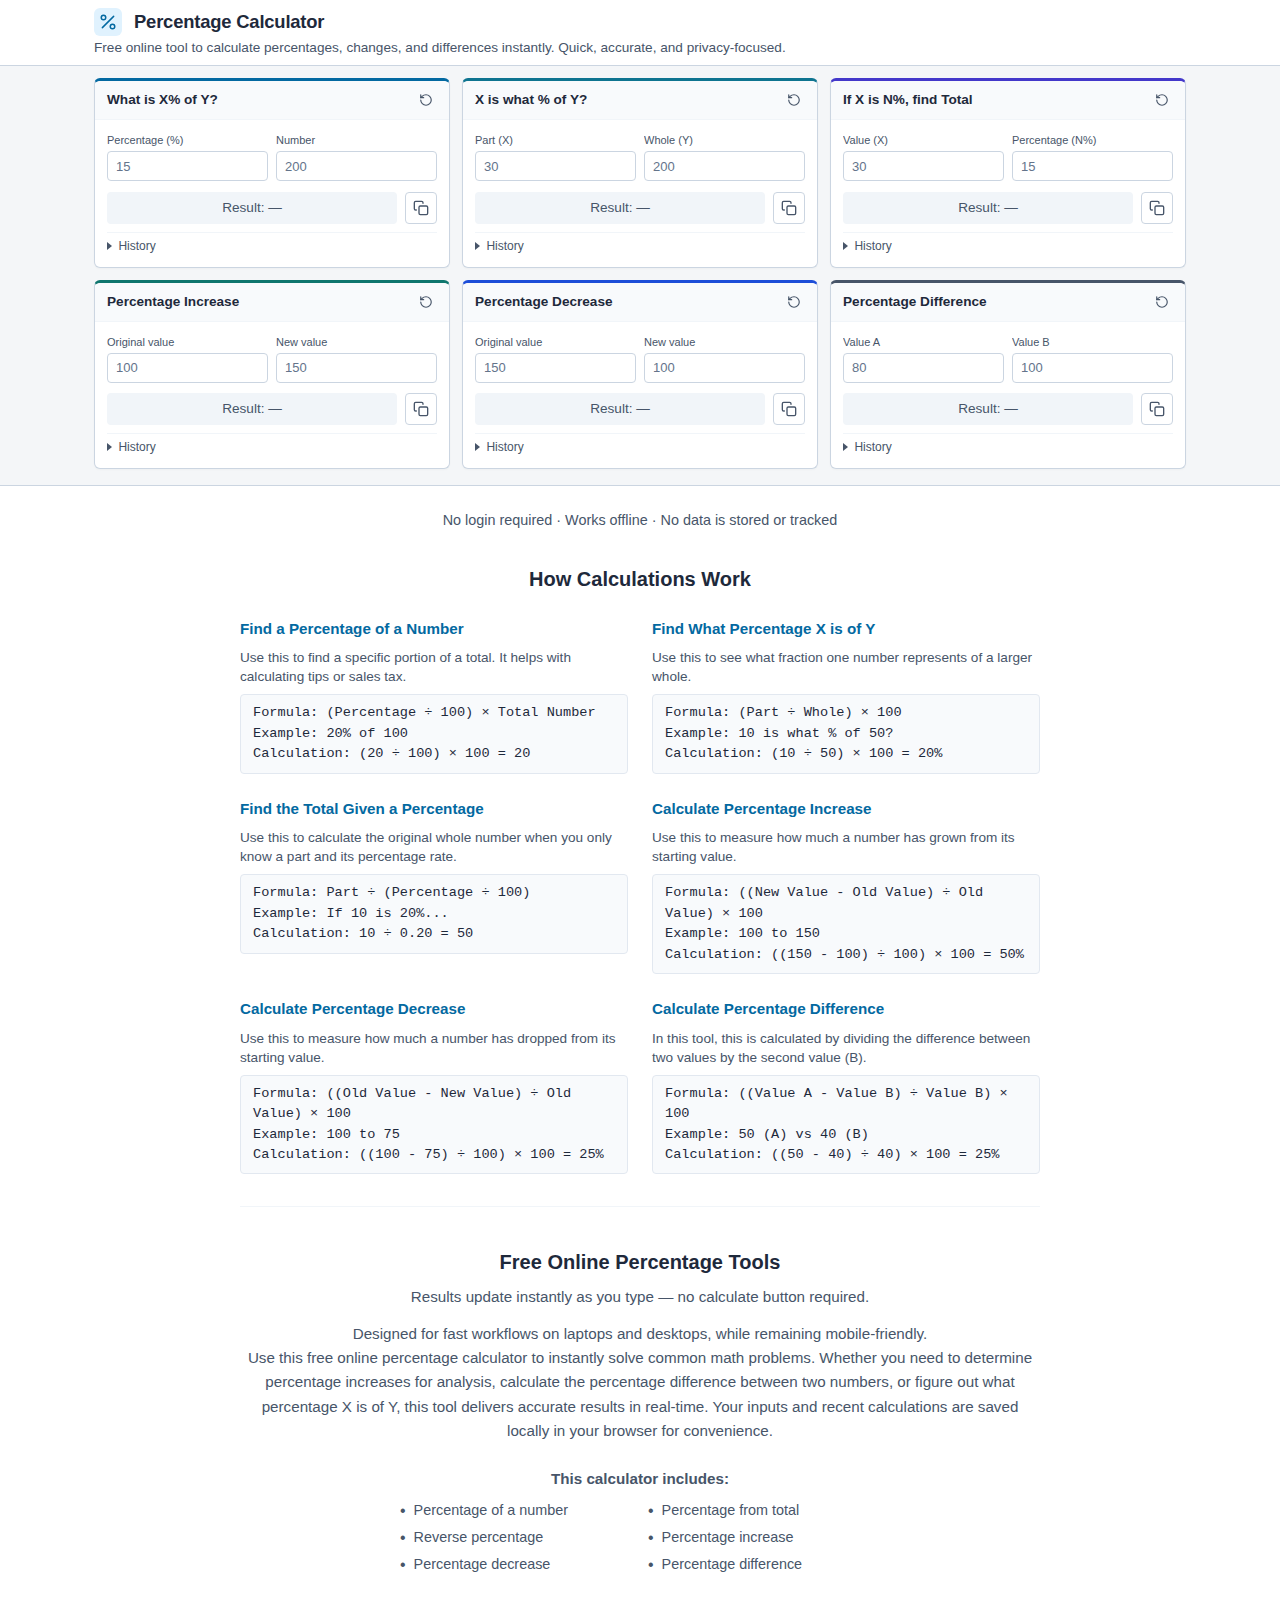
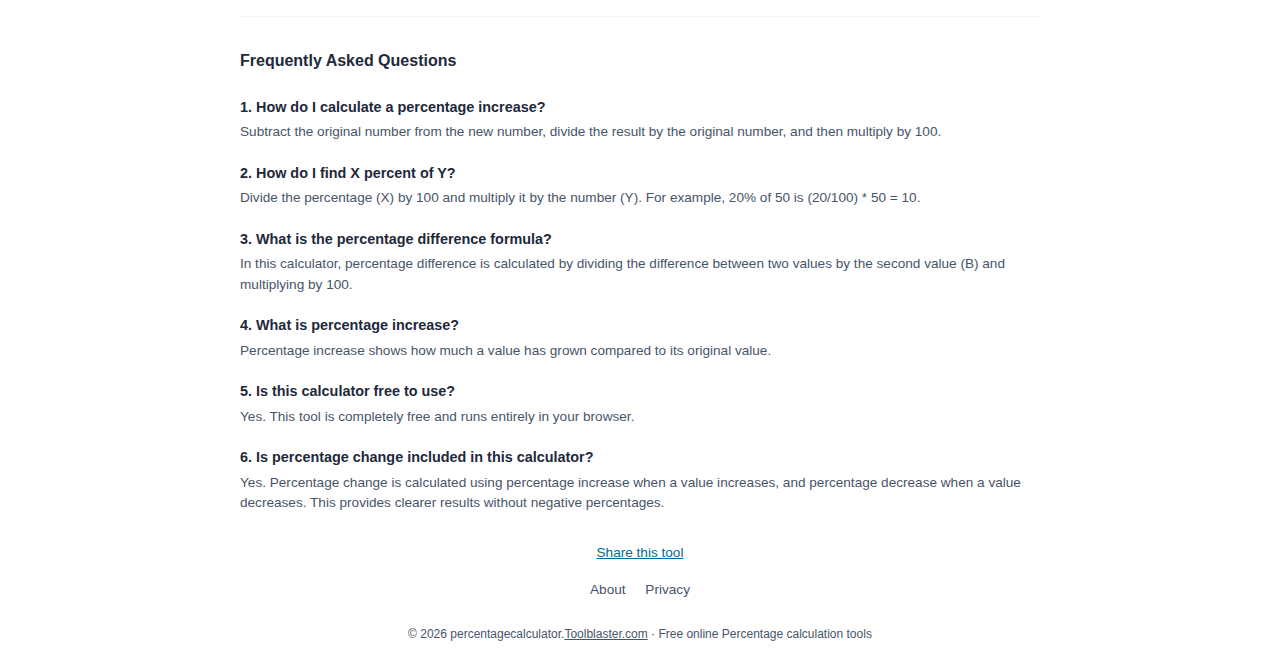
<file: index.html>
<!DOCTYPE html>
<html lang="en">
<head>
<meta charset="UTF-8">
<meta name="viewport" content="width=device-width, initial-scale=1.0">
<!-- BRANDING: Updated Meta Description -->
<meta name="description" content="A fast, free percentage calculator with real-time results. Calculate percentage values, increases, decreases, differences, and reverse percentages instantly — no buttons, no login, no data tracking.">
<!-- BRANDING: Added Canonical URL -->
<link rel="canonical" href="https://percentagecalculator.toolblaster.com/">

<!-- SOCIAL: Open Graph Meta Tags -->
<meta property="og:title" content="Percentage Calculator – Fast & Accurate | 6 Different calculations">
<meta property="og:description" content="A fast, free percentage calculator with real-time results. Calculate percentage values, increases, decreases, differences, and reverse percentages instantly.">
<meta property="og:url" content="https://percentagecalculator.toolblaster.com/">
<meta property="og:site_name" content="ToolBlaster">
<meta property="og:type" content="website">

<!-- BRANDING: Favicons -->
<link rel="apple-touch-icon" href="favicon/apple-touch-icon.png">
<link rel="icon" type="image/png" sizes="96x96" href="favicon/favicon-96x96.png">
<link rel="icon" type="image/png" sizes="48x48" href="favicon/favicon-48x48.png">
<link rel="icon" type="image/png" sizes="32x32" href="favicon/favicon-32x32.png">
<link rel="icon" type="image/png" sizes="16x16" href="favicon/favicon-16x16.png">
<link rel="manifest" href="favicon/site.webmanifest">

<!-- BRANDING: Updated Title -->
<title>Percentage Calculator – Fast & Accurate | 6 Different calculations</title>
<script type="application/ld+json">
{
  "@context": "https://schema.org",
  "@graph": [
    {
      "@type": "WebPage",
      "name": "Percentage Calculator",
      "description": "A fast, free percentage calculator with real-time results. Calculate percentage values, increases, decreases, differences, and reverse percentages instantly — no buttons, no login, no data tracking.",
      "url": "https://percentagecalculator.toolblaster.com/",
      "inLanguage": "en",
      "publisher": {
        "@type": "Organization",
        "name": "ToolBlaster",
        "url": "https://toolblaster.com/"
      }
    },
    {
      "@type": "FAQPage",
      "mainEntity": [
        {
          "@type": "Question",
          "name": "How do I calculate a percentage increase?",
          "acceptedAnswer": {
            "@type": "Answer",
            "text": "Subtract the original number from the new number, divide the result by the original number, and then multiply by 100."
          }
        },
        {
          "@type": "Question",
          "name": "How do I find X percent of Y?",
          "acceptedAnswer": {
            "@type": "Answer",
            "text": "Divide the percentage (X) by 100 and multiply it by the number (Y). For example, 20% of 50 is (20/100) * 50 = 10."
          }
        },
        {
          "@type": "Question",
          "name": "What is the percentage difference formula?",
          "acceptedAnswer": {
            "@type": "Answer",
            "text": "In this calculator, percentage difference is calculated by dividing the difference between two values by the second value (B) and multiplying by 100."
          }
        },
        {
          "@type": "Question",
          "name": "What is percentage increase?",
          "acceptedAnswer": {
            "@type": "Answer",
            "text": "Percentage increase shows how much a value has grown compared to its original value."
          }
        },
        {
          "@type": "Question",
          "name": "Is this calculator free to use?",
          "acceptedAnswer": {
            "@type": "Answer",
            "text": "Yes. This tool is completely free and runs entirely in your browser."
          }
        },
        {
          "@type": "Question",
          "name": "Is percentage change included in this calculator?",
          "acceptedAnswer": {
            "@type": "Answer",
            "text": "Yes. Percentage change is calculated using percentage increase when a value increases, and percentage decrease when a value decreases. This provides clearer results without negative percentages."
          }
        }
      ]
    }
  ]
}
</script>
<style>
  :root {
    --bg-body: #f4f6f8;
    --bg-card: #ffffff;
    --text-main: #1e293b;
    --text-muted: #475569; /* Improved Contrast: Slate 600 (AAA compliant) */
    --border: #cbd5e1; /* Improved Contrast: Slate 300 */
    --primary: #0369a1; /* Improved Contrast: Sky 700 (Passes AA on light bg) */
    --primary-bg: #e0f2fe;
    --radius: 6px;
    --font-sans: -apple-system, BlinkMacSystemFont, 'Segoe UI', Roboto, Helvetica, Arial, sans-serif;

    /* VISUAL ACCENTS: Harmonious cool tones for card distinction */
    --accent-1: #0369a1; /* Primary Sky */
    --accent-2: #0e7490; /* Cyan */
    --accent-3: #4338ca; /* Indigo */
    --accent-4: #0f766e; /* Teal */
    --accent-5: #1d4ed8; /* Blue */
    --accent-6: #475569; /* Slate */
  }
  
  *, *::before, *::after { box-sizing: border-box; margin: 0; padding: 0; }
  
  body { 
    font-family: var(--font-sans); 
    background: var(--bg-body); 
    color: var(--text-main); 
    line-height: 1.5; 
    font-size: 14px;
    display: flex;
    flex-direction: column;
    min-height: 100vh;
  }

  /* V3: Ad Placeholder Styles (CLS Safe) */
  .ad-slot {
    width: 100%;
    max-width: 1140px;
    
    /* LOCKED: Ad Space Reserved but Hidden. 
       To enable ads: set display to 'flex' and uncomment height/margin below. */
    display: none; 
    
    /* margin: 0.5rem auto; */
    /* height: 100px; */
    /* min-height: 100px; */
    
    overflow: hidden; 
    background: transparent;
    border: none;
    border-radius: var(--radius);
    align-items: center;
    justify-content: center;
    color: var(--text-muted); /* Ensure readable fallback text */
    font-size: 0.8rem;
  }
  .ad-slot.top { margin-bottom: 0; }
  .ad-slot.bottom { margin-top: 1rem; }

  /* Hero / Header Section */
  header { 
    background: var(--bg-card); 
    border-bottom: 1px solid var(--border); 
    padding: 0.5rem 0; /* OPTIMIZATION: Reduced padding */
    margin-bottom: 0.75rem; /* OPTIMIZATION: Reduced margin */
    margin-top: 0; 
  }
  .container { 
    max-width: 1140px; 
    margin: 0 auto; 
    padding: 0 1.5rem; 
  }
  
  /* Logo + H1 Combined */
  .brand-wrapper {
    display: flex;
    align-items: center;
    gap: 0.75rem;
    margin-bottom: 0.15rem; /* OPTIMIZATION: Tighter spacing */
  }
  .brand-icon {
    width: 28px; /* OPTIMIZATION: Slightly smaller icon */
    height: 28px;
    color: var(--primary);
    background: var(--primary-bg);
    padding: 5px;
    border-radius: 6px;
  }
  header h1 { 
    font-size: 1.15rem; /* OPTIMIZATION: Slightly reduced font size */
    font-weight: 700; 
    color: var(--text-main);
    letter-spacing: -0.01em;
    margin: 0;
    line-height: 1.2;
  }
  
  /* Description under H1 */
  .header-desc {
    font-size: 0.85rem; /* OPTIMIZATION: Slightly reduced font size */
    color: var(--text-muted);
    max-width: 700px; /* Allow slightly wider text to reduce wrapping */
    margin: 0;
    line-height: 1.4;
  }

  main { padding-bottom: 1rem; flex: 1; } /* OPTIMIZATION: Reduced padding */

  /* Grid Layout */
  .grid { 
    display: grid; 
    grid-template-columns: 1fr; 
    gap: 0.75rem; /* OPTIMIZATION: Reduced gap */
  }
  @media (min-width: 640px) { 
    .grid { grid-template-columns: 1fr 1fr; } 
  }
  @media (min-width: 1024px) { 
    .grid { grid-template-columns: repeat(3, 1fr); } 
  }

  /* Card Component */
  .card { 
    background: var(--bg-card); 
    border: 1px solid var(--border); 
    /* ACCENT: Top border for quick visual identification */
    border-top: 3px solid var(--card-accent, var(--primary));
    border-radius: var(--radius); 
    box-shadow: 0 1px 2px rgba(0,0,0,0.03); 
    display: flex; 
    flex-direction: column; 
  }

  /* Assign accents based on position */
  .card:nth-child(1) { --card-accent: var(--accent-1); }
  .card:nth-child(2) { --card-accent: var(--accent-2); }
  .card:nth-child(3) { --card-accent: var(--accent-3); }
  .card:nth-child(4) { --card-accent: var(--accent-4); }
  .card:nth-child(5) { --card-accent: var(--accent-5); }
  .card:nth-child(6) { --card-accent: var(--accent-6); }
  
  .card-header { 
    display: flex; 
    justify-content: space-between; 
    align-items: center; 
    padding: 0.5rem 0.75rem; /* OPTIMIZATION: Reduced padding */
    border-bottom: 1px solid #f1f5f9;
    background: #f8fafc;
    border-top-left-radius: var(--radius);
    border-top-right-radius: var(--radius);
  }
  .card-header h2 { 
    font-size: 0.85rem; /* OPTIMIZATION: Smaller heading */
    font-weight: 600; 
    color: var(--text-main);
    margin: 0;
  }
  
  .reset-btn { 
    background: transparent; 
    border: none; 
    cursor: pointer; 
    color: var(--text-muted); 
    padding: 4px; 
    border-radius: 4px; 
    display: flex; 
    align-items: center; 
    transition: all 0.2s; 
  }
  .reset-btn:hover { 
    color: var(--text-main); 
    background: #e2e8f0; 
  }
  .reset-btn svg { width: 14px; height: 14px; }

  /* Card Body */
  .card-body { 
    padding: 0.75rem; /* OPTIMIZATION: Reduced padding */
    display: grid; 
    grid-template-columns: 1fr; 
    gap: 0.5rem; /* OPTIMIZATION: Reduced gap */
  }
  @media (min-width: 640px) {
    .card-body { 
        grid-template-columns: 1fr 1fr; 
    }
    .result-wrapper, details.history { grid-column: 1 / -1; }
  }

  /* Input Fields */
  .field label { 
    display: block; 
    font-size: 11px; /* OPTIMIZATION: Smaller label */
    color: var(--text-muted); 
    margin-bottom: 0.15rem; /* OPTIMIZATION: Tighter spacing */
    font-weight: 500;
    white-space: nowrap;
    overflow: hidden;
    text-overflow: ellipsis;
  }
  .field input { 
    width: 100%; 
    height: 30px; /* OPTIMIZATION: Reduced height from 34px */
    padding: 0 0.5rem; 
    border: 1px solid var(--border); 
    border-radius: 4px; 
    font-size: 13px; /* OPTIMIZATION: readable but compact */
    background: #fff; 
    outline: none; 
    transition: border-color 0.15s, box-shadow 0.15s;
    -moz-appearance: textfield;
    color: var(--text-main);
  }
  .field input::-webkit-outer-spin-button,
  .field input::-webkit-inner-spin-button {
    -webkit-appearance: none;
    margin: 0;
  }
  .field input:focus { 
    border-color: var(--primary); 
    box-shadow: 0 0 0 2px rgba(3, 105, 161, 0.1); 
  }
  .field input::placeholder { color: #64748b; /* Darker placeholder for accessibility */ }

  /* Result Wrapper & Copy Button */
  .result-wrapper {
    display: flex;
    gap: 0.5rem;
    align-items: stretch;
    margin-top: 0.15rem; /* OPTIMIZATION: Tighter spacing */
  }

  .result { 
    flex: 1;
    padding: 0.25rem 0.5rem; /* OPTIMIZATION: Reduced padding */
    border-radius: 4px; 
    text-align: center; 
    font-size: 0.85rem; /* OPTIMIZATION: Consistent font size */
    font-weight: 600; 
    min-height: 32px; /* OPTIMIZATION: Reduced min-height */
    display: flex;
    align-items: center;
    justify-content: center;
    word-break: break-word;
    transition: background-color 0.3s ease;
  }
  .result.empty { background: #f1f5f9; color: var(--text-muted); font-weight: 400; }
  .result.filled { background: var(--primary-bg); color: var(--primary); }
  
  @keyframes highlight-pulse {
    0% { background-color: #bae6fd; }
    100% { background-color: var(--primary-bg); }
  }
  .result.updated { animation: highlight-pulse 0.4s ease-out; }

  .copy-btn {
    width: 32px; /* OPTIMIZATION: Slightly smaller button */
    display: flex;
    align-items: center;
    justify-content: center;
    background: #fff;
    border: 1px solid var(--border);
    border-radius: 4px;
    cursor: pointer;
    color: var(--text-muted);
    transition: all 0.2s;
  }
  .copy-btn:hover { background: #f8fafc; color: var(--primary); border-color: var(--primary); }
  .copy-btn:active { transform: translateY(1px); }
  .copy-btn svg { width: 16px; height: 16px; }

  /* History Section */
  details.history {
    font-size: 0.75rem; /* OPTIMIZATION: Smaller text */
    color: var(--text-muted);
    border-top: 1px solid #f1f5f9;
    padding-top: 0.25rem; /* OPTIMIZATION: Reduced padding */
  }
  summary {
    cursor: pointer;
    list-style: none;
    font-weight: 500;
    display: flex;
    align-items: center;
    gap: 0.15rem;
    user-select: none;
    color: var(--text-muted);
  }
  summary:hover { color: var(--text-main); }
  summary::-webkit-details-marker { display: none; }
  summary::before {
    content: '';
    display: inline-block;
    width: 0; 
    height: 0; 
    border-top: 4px solid transparent;
    border-bottom: 4px solid transparent;
    border-left: 5px solid currentColor;
    margin-right: 4px;
    transition: transform 0.2s;
  }
  details[open] summary::before { transform: rotate(90deg); }
  
  .history-list {
    list-style: none;
    padding-top: 0.25rem;
    animation: fadeIn 0.2s ease-in;
  }
  .history-list li {
    padding: 0.15rem 0; /* OPTIMIZATION: Tighter items */
    border-bottom: 1px dashed #f1f5f9;
    display: flex;
    justify-content: space-between;
  }
  .history-list li:last-child { border-bottom: none; }
  .history-val { color: var(--text-main); font-family: monospace; }
  
  @keyframes fadeIn { from { opacity: 0; } to { opacity: 1; } }

  /* V3: Footer, Trust Signals & FAQ */
  footer { 
    border-top: 1px solid var(--border); 
    margin-top: auto; 
    background: #fff;
  }
  footer .container { padding-top: 1.5rem; padding-bottom: 1.5rem; } /* OPTIMIZATION: Reduced footer padding */
  
  /* UPDATED: Plain text trust bar */
  .trust-bar {
    font-size: 0.9rem;
    color: var(--text-muted);
    margin-bottom: 2rem;
    text-align: center;
    font-weight: 500;
  }

  /* Educational Formulas Section */
  .formulas-section {
    margin-bottom: 2.5rem;
    border-bottom: 1px solid #f1f5f9;
    padding-bottom: 2rem;
    max-width: 800px;
    margin-left: auto;
    margin-right: auto;
  }
  .formulas-section h2 {
    text-align: center;
    font-size: 1.25rem;
    font-weight: 600;
    color: var(--text-main);
    margin-bottom: 1.5rem;
  }
  .formula-grid {
    display: grid;
    grid-template-columns: 1fr;
    gap: 1.5rem;
  }
  @media (min-width: 768px) {
    .formula-grid { grid-template-columns: 1fr 1fr; }
  }
  .formula-item {
    background: #fff; /* Ensure contrast inside footer */
  }
  .formula-item h3 {
    font-size: 0.95rem;
    font-weight: 600;
    color: var(--primary);
    margin-bottom: 0.5rem;
  }
  .formula-item p {
    font-size: 0.85rem;
    color: var(--text-muted);
    margin-bottom: 0.5rem;
    line-height: 1.4;
  }
  .formula-box {
    background: #f8fafc;
    padding: 0.5rem 0.75rem;
    border-radius: 4px;
    font-family: monospace;
    font-size: 0.85rem;
    color: var(--text-main);
    margin-top: 0.25rem;
    border: 1px solid #e2e8f0;
    display: block;
  }

  /* About Section (Moved from Header) */
  .about-section {
    max-width: 800px;
    margin: 0 auto 2.5rem auto;
    text-align: center;
  }
  .about-section h2 {
    font-size: 1.25rem;
    font-weight: 600;
    color: var(--text-main);
    margin-bottom: 0.5rem; 
  }
  .about-section p {
    font-size: 0.95rem;
    color: var(--text-muted);
    line-height: 1.6;
  }
  
  /* Feature Highlight Text */
  .instant-note {
    font-weight: 500;
    color: var(--primary);
    margin-bottom: 0.75rem;
    display: block;
  }
  
  /* Feature List (Plain text style) */
  .feature-title {
    font-weight: 600;
    color: var(--text-main);
    margin-top: 1.5rem;
    margin-bottom: 0.5rem;
    font-size: 0.95rem;
  }
  .feature-list {
    display: grid;
    grid-template-columns: 1fr;
    gap: 0.35rem 1rem;
    text-align: left;
    max-width: 480px;
    margin: 0 auto;
    padding: 0;
    list-style: none;
    font-size: 0.9rem;
    color: var(--text-muted);
  }
  .feature-list li {
    display: flex;
    align-items: center;
  }
  .feature-list li::before {
    content: "•";
    color: var(--text-muted);
    margin-right: 0.5rem;
    font-size: 1.1em;
    line-height: 1;
  }
  @media (min-width: 640px) {
    .feature-list { grid-template-columns: 1fr 1fr; }
  }

  .faq-section {
    margin-bottom: 2rem;
    max-width: 800px;
    margin-left: auto;
    margin-right: auto;
    border-top: 1px solid #f1f5f9;
    padding-top: 2rem;
  }
  .faq-section h2 { font-size: 1rem; color: var(--text-main); margin-bottom: 1rem; padding-bottom: 0.5rem; }
  .faq-item { margin-bottom: 1.25rem; }
  .faq-item h3 { font-size: 0.9rem; font-weight: 600; color: var(--text-main); margin-bottom: 0.25rem; }
  .faq-item p { font-size: 0.85rem; color: var(--text-muted); margin: 0; }

  .footer-links {
    display: flex;
    flex-direction: column;
    align-items: center;
    gap: 0.75rem;
    margin-bottom: 1.5rem;
    font-size: 0.85rem;
  }
  .share-link {
    background: none;
    border: none;
    padding: 0;
    color: var(--primary);
    text-decoration: underline;
    cursor: pointer;
    font-size: inherit;
    font-family: inherit;
  }
  .affiliate-link { color: var(--text-muted); }
  .affiliate-link a { color: var(--text-muted); text-decoration: underline; }

  footer p.copyright { text-align: center; font-size: 0.75rem; color: var(--text-muted); }
</style>
</head>
<body>

<!-- V3: Top Ad Slot (CLS Safe - No Text) -->
<div class="container">
  <!-- LOCKED AD SPACE - PRESERVED: Added role="region" to generic div with aria-label -->
  <div class="ad-slot top" role="region" aria-label="Advertisement"></div>
</div>

<header>
  <div class="container">
    <div class="brand-wrapper">
      <!-- 2-in-1 Logo: Icon + H1 Text -->
      <svg class="brand-icon" xmlns="http://www.w3.org/2000/svg" fill="none" viewBox="0 0 24 24" stroke="currentColor" stroke-width="2">
        <path stroke-linecap="round" stroke-linejoin="round" d="M19.5 4.5l-15 15m0 0h.01M19.5 4.5h.01M6 9a3 3 0 110-6 3 3 0 010 6zm12 12a3 3 0 110-6 3 3 0 010 6z" />
      </svg>
      <h1>Percentage Calculator</h1>
    </div>
    <!-- New Description under H1 -->
    <p class="header-desc">Free online tool to calculate percentages, changes, and differences instantly. Quick, accurate, and privacy-focused.</p>
  </div>
</header>

<main>
  <div class="container">
    <div class="grid" id="grid"></div>
  </div>
</main>

<footer>
  <div class="container">
    <!-- Trust Signals: Plain text, no icons -->
    <div class="trust-bar">
      No login required &middot; Works offline &middot; No data is stored or tracked
    </div>

    <!-- New: How Calculations Work Section -->
    <div class="formulas-section">
      <h2>How Calculations Work</h2>
      <div class="formula-grid">
        <div class="formula-item">
          <h3>Find a Percentage of a Number</h3>
          <p>Use this to find a specific portion of a total. It helps with calculating tips or sales tax.</p>
          <div class="formula-box">
            Formula: (Percentage ÷ 100) × Total Number<br>
            Example: 20% of 100<br>
            Calculation: (20 ÷ 100) × 100 = 20
          </div>
        </div>
        <div class="formula-item">
          <h3>Find What Percentage X is of Y</h3>
          <p>Use this to see what fraction one number represents of a larger whole.</p>
          <div class="formula-box">
            Formula: (Part ÷ Whole) × 100<br>
            Example: 10 is what % of 50?<br>
            Calculation: (10 ÷ 50) × 100 = 20%
          </div>
        </div>
        <div class="formula-item">
          <h3>Find the Total Given a Percentage</h3>
          <p>Use this to calculate the original whole number when you only know a part and its percentage rate.</p>
          <div class="formula-box">
            Formula: Part ÷ (Percentage ÷ 100)<br>
            Example: If 10 is 20%...<br>
            Calculation: 10 ÷ 0.20 = 50
          </div>
        </div>
        <div class="formula-item">
          <h3>Calculate Percentage Increase</h3>
          <p>Use this to measure how much a number has grown from its starting value.</p>
          <div class="formula-box">
            Formula: ((New Value - Old Value) ÷ Old Value) × 100<br>
            Example: 100 to 150<br>
            Calculation: ((150 - 100) ÷ 100) × 100 = 50%
          </div>
        </div>
        <div class="formula-item">
          <h3>Calculate Percentage Decrease</h3>
          <p>Use this to measure how much a number has dropped from its starting value.</p>
          <div class="formula-box">
            Formula: ((Old Value - New Value) ÷ Old Value) × 100<br>
            Example: 100 to 75<br>
            Calculation: ((100 - 75) ÷ 100) × 100 = 25%
          </div>
        </div>
        <!-- REFINED: Updated description to match the "relative to B" logic -->
        <div class="formula-item">
          <h3>Calculate Percentage Difference</h3>
          <p>In this tool, this is calculated by dividing the difference between two values by the second value (B).</p>
          <div class="formula-box">
            Formula: ((Value A - Value B) ÷ Value B) × 100<br>
            Example: 50 (A) vs 40 (B)<br>
            Calculation: ((50 - 40) ÷ 40) × 100 = 25%
          </div>
        </div>
      </div>
    </div>

    <!-- About Section -->
    <div class="about-section">
      <h2>Free Online Percentage Tools</h2>
      <p class="instant-note">Results update instantly as you type — no calculate button required.</p>
      <p>Designed for fast workflows on laptops and desktops, while remaining mobile-friendly.</p>
      <p>Use this free online percentage calculator to instantly solve common math problems. Whether you need to determine percentage increases for analysis, calculate the percentage difference between two numbers, or figure out what percentage X is of Y, this tool delivers accurate results in real-time. Your inputs and recent calculations are saved locally in your browser for convenience.</p>
      
      <!-- Feature List -->
      <p class="feature-title">This calculator includes:</p>
      <ul class="feature-list">
        <li>Percentage of a number</li>
        <li>Percentage from total</li>
        <li>Reverse percentage</li>
        <li>Percentage increase</li>
        <li>Percentage decrease</li>
        <li>Percentage difference</li>
      </ul>
    </div>

    <!-- SEO FAQ -->
    <div class="faq-section">
      <h2>Frequently Asked Questions</h2>
      <div class="faq-item">
        <h3>1. How do I calculate a percentage increase?</h3>
        <p>Subtract the original number from the new number, divide the result by the original number, and then multiply by 100.</p>
      </div>
      <div class="faq-item">
        <h3>2. How do I find X percent of Y?</h3>
        <p>Divide the percentage (X) by 100 and multiply it by the number (Y). For example, 20% of 50 is (20/100) * 50 = 10.</p>
      </div>
      <div class="faq-item">
        <h3>3. What is the percentage difference formula?</h3>
        <!-- REFINED: Updated answer to clarify "relative to second value" logic -->
        <p>In this calculator, percentage difference is calculated by dividing the difference between two values by the second value (B) and multiplying by 100.</p>
      </div>
      <!-- REFINED: Removed redundant "How do you calculate a percentage?" and renumbered -->
      <div class="faq-item">
        <h3>4. What is percentage increase?</h3>
        <p>Percentage increase shows how much a value has grown compared to its original value.</p>
      </div>
      <div class="faq-item">
        <h3>5. Is this calculator free to use?</h3>
        <p>Yes. This tool is completely free and runs entirely in your browser.</p>
      </div>
      <!-- NEW: Percentage change clarification -->
      <div class="faq-item">
        <h3>6. Is percentage change included in this calculator?</h3>
        <p>Yes. Percentage change is calculated using percentage increase when a value increases, and percentage decrease when a value decreases. This provides clearer results without negative percentages.</p>
      </div>
    </div>

    <!-- Share & Affiliate -->
    <div class="footer-links">
      <button class="share-link" id="shareBtn">Share this tool</button>
      <!-- Added Navigation Links: Pointing to pages folder -->
      <div style="margin-top: 0.5rem;">
        <a href="pages/about.html" style="color: var(--text-muted); text-decoration: none; margin: 0 0.5rem;">About</a>
        <a href="pages/privacy.html" style="color: var(--text-muted); text-decoration: none; margin: 0 0.5rem;">Privacy</a>
      </div>
    </div>

    <!-- BRANDING: Updated Footer Copyright with clickable brand link -->
    <p class="copyright">&copy; 2026 percentagecalculator.<a href="https://toolblaster.com" style="color: inherit; text-decoration: underline;">Toolblaster.com</a> &middot; Free online Percentage calculation tools</p>
  </div>
</footer>

<!-- Bottom Ad Slot (CLS Safe) -->
<div class="container">
  <!-- LOCKED AD SPACE - PRESERVED: Added role="region" to generic div with aria-label -->
  <div class="ad-slot bottom" role="region" aria-label="Advertisement"></div>
</div>

<script>
// V2: Storage Key Prefix
const STORE_KEY = 'pcalc_v2_';

// Centralized formatting logic for consistency
const formatNum = (num) => +num.toFixed(4);

const calcs = [
  { 
    title: "What is X% of Y?", 
    a: "Percentage (%)", b: "Number", pa: "15", pb: "200",
    fn: (a, b) => `${a}% of ${b} = ${formatNum(a / 100 * b)}` 
  },
  { 
    title: "X is what % of Y?", 
    a: "Part (X)", b: "Whole (Y)", pa: "30", pb: "200",
    fn: (a, b) => b === 0 ? "Cannot divide by zero" : `${a} is ${formatNum(a / b * 100)}% of ${b}` 
  },
  { 
    title: "If X is N%, find Total", 
    a: "Value (X)", b: "Percentage (N%)", pa: "30", pb: "15",
    fn: (a, b) => b === 0 ? "Percentage cannot be zero" : `If ${a} is ${b}%, total = ${formatNum(a / b * 100)}` 
  },
  { 
    title: "Percentage Increase", 
    a: "Original value", b: "New value", pa: "100", pb: "150",
    fn: (a, b) => a === 0 ? "Original value cannot be zero" : `${a} → ${b} = ${formatNum((b - a) / a * 100)}% increase` 
  },
  { 
    title: "Percentage Decrease", 
    a: "Original value", b: "New value", pa: "150", pb: "100",
    fn: (a, b) => a === 0 ? "Original value cannot be zero" : `${a} → ${b} = ${formatNum((a - b) / a * 100)}% decrease` 
  },
  { 
    title: "Percentage Difference", 
    a: "Value A", b: "Value B", pa: "80", pb: "100",
    fn: (a, b) => { 
      if (b === 0 && a === 0) return "Both values are zero";
      if (b === 0) return "Value B cannot be zero";
      const r = ((a - b) / b * 100); 
      return `A is ${formatNum(Math.abs(r))}% ${r >= 0 ? "greater" : "smaller"} than B`; 
    } 
  }
];

const grid = document.getElementById('grid');
const resetSvg = '<svg xmlns="http://www.w3.org/2000/svg" viewBox="0 0 24 24" fill="none" stroke="currentColor" stroke-width="2" stroke-linecap="round" stroke-linejoin="round"><path d="M3 12a9 9 0 1 0 9-9 9.75 9.75 0 0 0-6.74 2.74L3 8"/><path d="M3 3v5h5"/></svg>';
const copySvg = '<svg xmlns="http://www.w3.org/2000/svg" viewBox="0 0 24 24" fill="none" stroke="currentColor" stroke-width="2" stroke-linecap="round" stroke-linejoin="round"><rect x="9" y="9" width="13" height="13" rx="2" ry="2"></rect><path d="M5 15H4a2 2 0 0 1-2-2V4a2 2 0 0 1 2-2h9a2 2 0 0 1 2 2v1"></path></svg>';
const checkSvg = '<svg xmlns="http://www.w3.org/2000/svg" viewBox="0 0 24 24" fill="none" stroke="currentColor" stroke-width="2" stroke-linecap="round" stroke-linejoin="round"><polyline points="20 6 9 17 4 12"></polyline></svg>';

const fragment = document.createDocumentFragment();

calcs.forEach((c, index) => {
  const card = document.createElement('div');
  card.className = 'card';
  
  const idA = `calc-${index}-a`;
  const idB = `calc-${index}-b`;
  
  card.innerHTML = `
    <div class="card-header">
        <h2>${c.title}</h2>
        <button class="reset-btn" aria-label="Reset ${c.title}" title="Clear inputs and history">${resetSvg}</button>
    </div>
    <div class="card-body">
      <div class="field">
        <label for="${idA}">${c.a}</label>
        <input type="number" id="${idA}" placeholder="${c.pa}" data-input="a" step="any">
      </div>
      <div class="field">
        <label for="${idB}">${c.b}</label>
        <input type="number" id="${idB}" placeholder="${c.pb}" data-input="b" step="any">
      </div>
      <div class="result-wrapper">
        <div class="result empty" aria-live="polite">Result: —</div>
        <button class="copy-btn" aria-label="Copy result" title="Copy to clipboard">${copySvg}</button>
      </div>
      <details class="history">
        <summary>History</summary>
        <ul class="history-list"></ul>
      </details>
    </div>`;
    
  const inA = card.querySelector('[data-input="a"]');
  const inB = card.querySelector('[data-input="b"]');
  const res = card.querySelector('.result');
  const copyBtn = card.querySelector('.copy-btn');
  const histList = card.querySelector('.history-list');
  const details = card.querySelector('details');

  const loadState = () => {
    const savedA = localStorage.getItem(`${STORE_KEY}${index}_a`);
    const savedB = localStorage.getItem(`${STORE_KEY}${index}_b`);
    const savedHist = JSON.parse(localStorage.getItem(`${STORE_KEY}${index}_hist`) || '[]');
    
    if (savedA) inA.value = savedA;
    if (savedB) inB.value = savedB;
    renderHistory(savedHist);
  };

  const renderHistory = (histArray) => {
    histList.innerHTML = histArray.length === 0 
      ? '<li style="color:var(--text-muted); font-style:italic;">No recent calculations</li>' 
      : histArray.map(item => `<li><span>${item.date}</span><span class="history-val">${item.val}</span></li>`).join('');
  };

  const saveHistory = (resultText) => {
    if (!resultText || resultText === 'Result: —' || resultText.includes('Cannot')) return;
    
    let hist = JSON.parse(localStorage.getItem(`${STORE_KEY}${index}_hist`) || '[]');
    if (hist.length > 0 && hist[0].val === resultText) return;

    hist.unshift({ val: resultText, date: new Date().toLocaleTimeString([], {hour: '2-digit', minute:'2-digit'}) });
    if (hist.length > 3) hist.pop();
    
    localStorage.setItem(`${STORE_KEY}${index}_hist`, JSON.stringify(hist));
    renderHistory(hist);
  };

  const update = (shouldSaveHistory = false) => {
    const valA = parseFloat(inA.value.trim());
    const valB = parseFloat(inB.value.trim());
    
    if (!isNaN(valA) && !isNaN(valB)) {
      const resultText = c.fn(valA, valB);
      
      if (res.textContent !== resultText) {
        res.textContent = resultText;
        res.className = 'result filled';
        res.classList.remove('updated');
        void res.offsetWidth; 
        res.classList.add('updated');
      }

      localStorage.setItem(`${STORE_KEY}${index}_a`, inA.value);
      localStorage.setItem(`${STORE_KEY}${index}_b`, inB.value);

      if (shouldSaveHistory) saveHistory(resultText);

    } else { 
      res.textContent = 'Result: —'; 
      res.className = 'result empty';
      if (inA.value === '') localStorage.removeItem(`${STORE_KEY}${index}_a`);
      if (inB.value === '') localStorage.removeItem(`${STORE_KEY}${index}_b`);
    }
  };
  
  inA.addEventListener('input', () => update(false));
  inB.addEventListener('input', () => update(false));
  
  const commit = () => update(true);
  inA.addEventListener('change', commit);
  inB.addEventListener('change', commit);
  inA.addEventListener('keydown', (e) => { if (e.key === 'Enter') commit(); });
  inB.addEventListener('keydown', (e) => { if (e.key === 'Enter') commit(); });
  
  card.querySelector('.reset-btn').addEventListener('click', () => { 
    inA.value = ''; 
    inB.value = ''; 
    update(false);
    localStorage.removeItem(`${STORE_KEY}${index}_a`);
    localStorage.removeItem(`${STORE_KEY}${index}_b`);
    localStorage.removeItem(`${STORE_KEY}${index}_hist`);
    renderHistory([]);
    inA.focus(); 
  });

  copyBtn.addEventListener('click', () => {
    const text = res.textContent;
    if (text === 'Result: —') return;
    
    navigator.clipboard.writeText(text).then(() => {
      const originalSvg = copyBtn.innerHTML;
      copyBtn.innerHTML = checkSvg;
      copyBtn.style.color = 'var(--primary)';
      setTimeout(() => {
        copyBtn.innerHTML = originalSvg;
        copyBtn.style.color = '';
      }, 1500);
    });
  });
  
  loadState();
  if (inA.value && inB.value) update(false);

  fragment.appendChild(card);
});

grid.appendChild(fragment);

// V3: Native Share Logic
document.getElementById('shareBtn').addEventListener('click', async () => {
  if (navigator.share) {
    try {
      await navigator.share({
        title: document.title,
        text: 'Check out this free online Percentage Calculator.',
        url: window.location.href
      });
    } catch (err) {
      // User cancelled or share failed
    }
  } else {
    // Fallback: Copy URL
    navigator.clipboard.writeText(window.location.href).then(() => {
      const btn = document.getElementById('shareBtn');
      const originalText = btn.textContent;
      btn.textContent = 'Link copied!';
      setTimeout(() => btn.textContent = originalText, 2000);
    });
  }
});
</script>
</body>
</html>
</file>
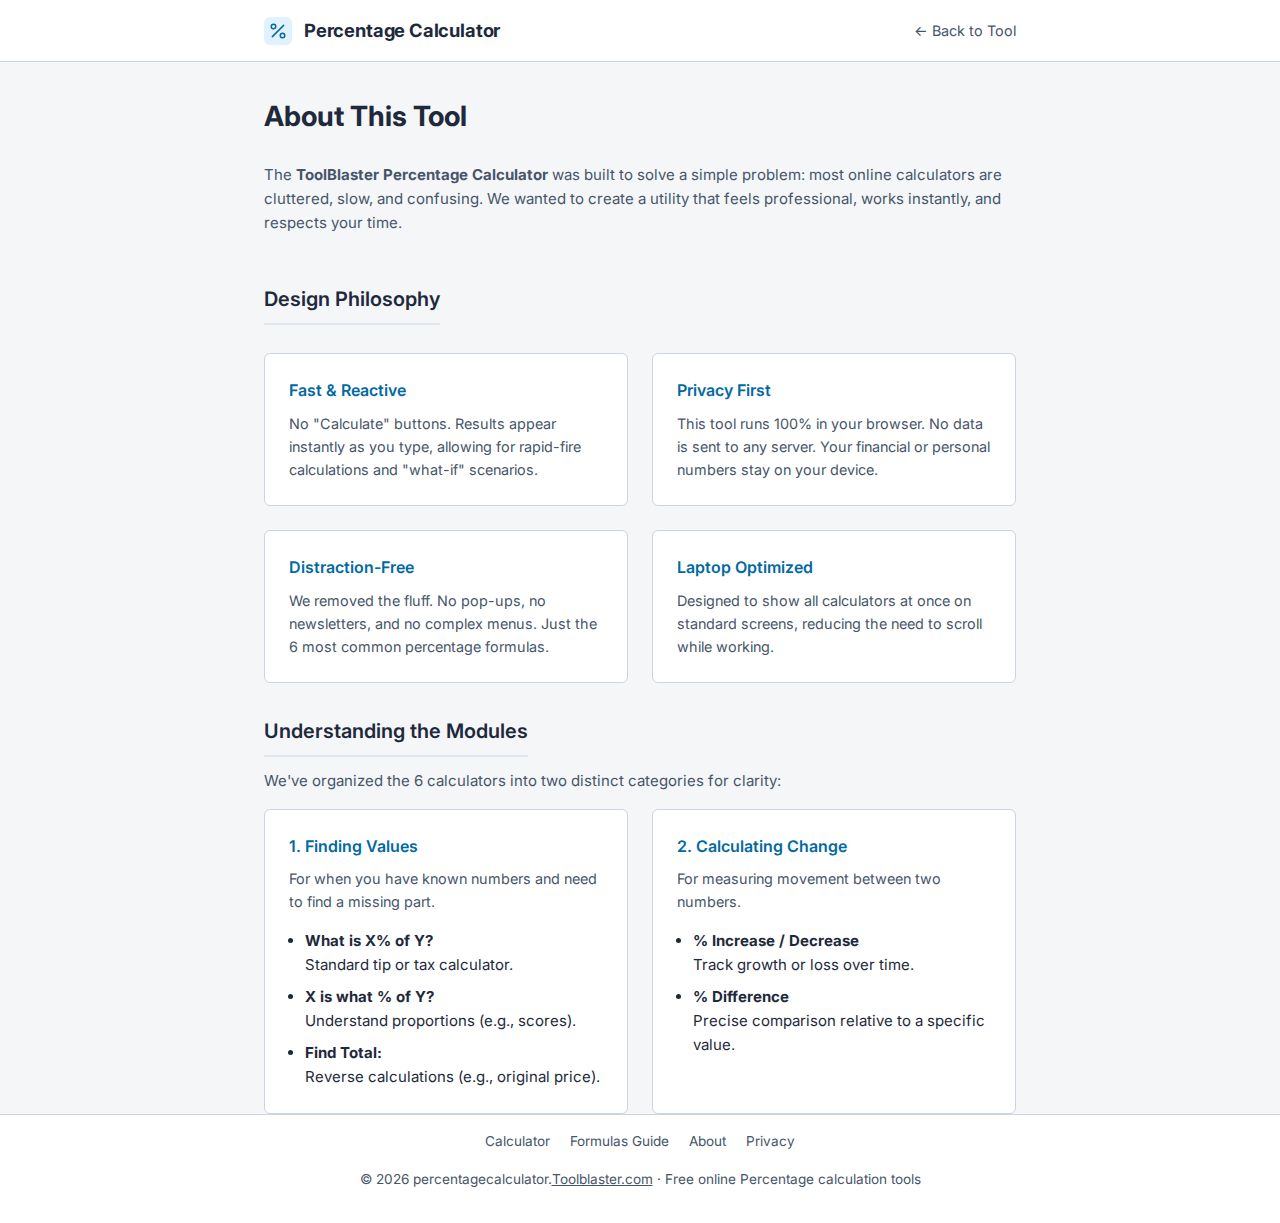
<file: pages/about.html>
<!DOCTYPE html>
<html lang="en">
<head>
<meta charset="UTF-8">
<meta name="viewport" content="width=device-width, initial-scale=1.0">
<meta name="description" content="Learn about the design philosophy and functionality of ToolBlaster's Percentage Calculator. Built for speed, privacy, and simplicity.">
<title>About - Percentage Calculator | ToolBlaster</title>
<!-- BRANDING: Favicons (Relative Path from /pages/) -->
<link rel="apple-touch-icon" href="../favicon/apple-touch-icon.png">
<link rel="icon" type="image/png" sizes="96x96" href="../favicon/favicon-96x96.png">
<link rel="icon" type="image/png" sizes="48x48" href="../favicon/favicon-48x48.png">
<link rel="icon" type="image/png" sizes="32x32" href="../favicon/favicon-32x32.png">
<link rel="icon" type="image/png" sizes="16x16" href="../favicon/favicon-16x16.png">
<link rel="manifest" href="../favicon/site.webmanifest">

<!-- FONTS: Inter -->
<link rel="preconnect" href="https://fonts.googleapis.com">
<link rel="preconnect" href="https://fonts.gstatic.com" crossorigin>
<link href="https://fonts.googleapis.com/css2?family=Inter:wght@300;400;500;600;700&display=swap" rel="stylesheet">

<style>
  :root {
    --bg-body: #f4f6f8;
    --bg-card: #ffffff;
    --text-main: #1e293b;
    --text-muted: #475569;
    --border: #cbd5e1;
    --primary: #0369a1;
    --primary-bg: #e0f2fe;
    --radius: 6px;
    --font-sans: 'Inter', -apple-system, BlinkMacSystemFont, 'Segoe UI', Roboto, Helvetica, Arial, sans-serif;
  }
  
  *, *::before, *::after { box-sizing: border-box; margin: 0; padding: 0; }
  
  body { 
    font-family: var(--font-sans); 
    background: var(--bg-body); 
    color: var(--text-main); 
    line-height: 1.6; 
    font-size: 15px; 
    display: flex; 
    flex-direction: column; 
    min-height: 100vh; 
  }

  .container { max-width: 800px; margin: 0 auto; padding: 0 1.5rem; }

  /* Header */
  header { background: var(--bg-card); border-bottom: 1px solid var(--border); padding: 1rem 0; margin-bottom: 2rem; }
  .brand-wrapper { display: flex; align-items: center; gap: 0.75rem; text-decoration: none; color: inherit; }
  .brand-icon { width: 28px; height: 28px; color: var(--primary); background: var(--primary-bg); padding: 5px; border-radius: 6px; }
  header h1 { font-size: 1.15rem; font-weight: 700; color: var(--text-main); letter-spacing: -0.01em; margin: 0; }
  .nav-link { font-size: 0.9rem; color: var(--text-muted); text-decoration: none; margin-left: auto; display: flex; align-items: center; gap: 0.25rem; }
  .nav-link:hover { color: var(--primary); }

  /* Content */
  main { flex: 1; padding-bottom: 3rem; }
  h1.page-title { font-size: 1.75rem; font-weight: 700; margin-bottom: 1.5rem; color: var(--text-main); }
  h2 { font-size: 1.25rem; font-weight: 600; margin-top: 2rem; margin-bottom: 0.75rem; color: var(--text-main); border-bottom: 2px solid #e2e8f0; padding-bottom: 0.5rem; display: inline-block; }
  p { margin-bottom: 1rem; color: var(--text-muted); }
  
  .grid-2 { display: grid; grid-template-columns: 1fr; gap: 1.5rem; margin-top: 1rem; }
  @media (min-width: 640px) { .grid-2 { grid-template-columns: 1fr 1fr; } }
  
  .feature-box { background: #fff; padding: 1.5rem; border-radius: var(--radius); border: 1px solid var(--border); }
  .feature-box h3 { font-size: 1rem; font-weight: 600; margin-bottom: 0.5rem; color: var(--primary); }
  .feature-box p { font-size: 0.9rem; margin-bottom: 0; }

  /* Footer */
  footer { border-top: 1px solid var(--border); background: #fff; padding: 1rem 0; margin-top: auto; text-align: center; font-size: 0.85rem; color: var(--text-muted); }
  .footer-nav { margin-bottom: 1rem; }
  .footer-nav a { margin: 0 0.5rem; color: var(--text-muted); text-decoration: none; }
  .footer-nav a:hover { color: var(--primary); text-decoration: underline; }
</style>
</head>
<body>

<header>
  <div class="container" style="display:flex; align-items:center;">
    <!-- UPDATED: Clean root URL -->
    <a href="/" class="brand-wrapper">
      <svg class="brand-icon" xmlns="http://www.w3.org/2000/svg" viewBox="0 0 24 24" fill="none" stroke="currentColor" stroke-width="2" stroke-linecap="round" stroke-linejoin="round">
        <path d="M19.5 4.5l-15 15m0 0h.01M19.5 4.5h.01M6 9a3 3 0 110-6 3 3 0 010 6zm12 12a3 3 0 110-6 3 3 0 010 6z" />
      </svg>
      <h1>Percentage Calculator</h1>
    </a>
    <a href="/" class="nav-link">&larr; Back to Tool</a>
  </div>
</header>

<main class="container">
  <h1 class="page-title">About This Tool</h1>
  
  <p>The <strong>ToolBlaster Percentage Calculator</strong> was built to solve a simple problem: most online calculators are cluttered, slow, and confusing. We wanted to create a utility that feels professional, works instantly, and respects your time.</p>

  <h2>Design Philosophy</h2>
  <div class="grid-2">
    <div class="feature-box">
      <h3>Fast & Reactive</h3>
      <p>No "Calculate" buttons. Results appear instantly as you type, allowing for rapid-fire calculations and "what-if" scenarios.</p>
    </div>
    <div class="feature-box">
      <h3>Privacy First</h3>
      <p>This tool runs 100% in your browser. No data is sent to any server. Your financial or personal numbers stay on your device.</p>
    </div>
    <div class="feature-box">
      <h3>Distraction-Free</h3>
      <p>We removed the fluff. No pop-ups, no newsletters, and no complex menus. Just the 6 most common percentage formulas.</p>
    </div>
    <div class="feature-box">
      <h3>Laptop Optimized</h3>
      <p>Designed to show all calculators at once on standard screens, reducing the need to scroll while working.</p>
    </div>
  </div>

  <h2>Understanding the Modules</h2>
  <p>We've organized the 6 calculators into two distinct categories for clarity:</p>

  <div class="grid-2">
    <div class="feature-box">
      <h3>1. Finding Values</h3>
      <p>For when you have known numbers and need to find a missing part.</p>
      <ul style="padding-left: 1rem; margin-bottom: 0; margin-top: 1rem;">
        <li style="margin-bottom: 0.5rem;"><strong>What is X% of Y?</strong><br>Standard tip or tax calculator.</li>
        <li style="margin-bottom: 0.5rem;"><strong>X is what % of Y?</strong><br>Understand proportions (e.g., scores).</li>
        <li style="margin-bottom: 0;"><strong>Find Total:</strong><br>Reverse calculations (e.g., original price).</li>
      </ul>
    </div>

    <div class="feature-box">
      <h3>2. Calculating Change</h3>
      <p>For measuring movement between two numbers.</p>
      <ul style="padding-left: 1rem; margin-bottom: 0; margin-top: 1rem;">
        <li style="margin-bottom: 0.5rem;"><strong>% Increase / Decrease</strong><br>Track growth or loss over time.</li>
        <li style="margin-bottom: 0;"><strong>% Difference</strong><br>Precise comparison relative to a specific value.</li>
      </ul>
    </div>
  </div>

</main>

<footer>
  <div class="container">
    <div class="footer-nav">
      <!-- UPDATED: Clean root URL -->
      <a href="/">Calculator</a>
      <a href="percentage-guide.html">Formulas Guide</a>
      <a href="about.html">About</a>
      <a href="privacy.html">Privacy</a>
    </div>
    <p>&copy; 2026 percentagecalculator.<a href="https://toolblaster.com" style="color: inherit;">Toolblaster.com</a> &middot; Free online Percentage calculation tools</p>
  </div>
</footer>

</body>
</html>
</file>
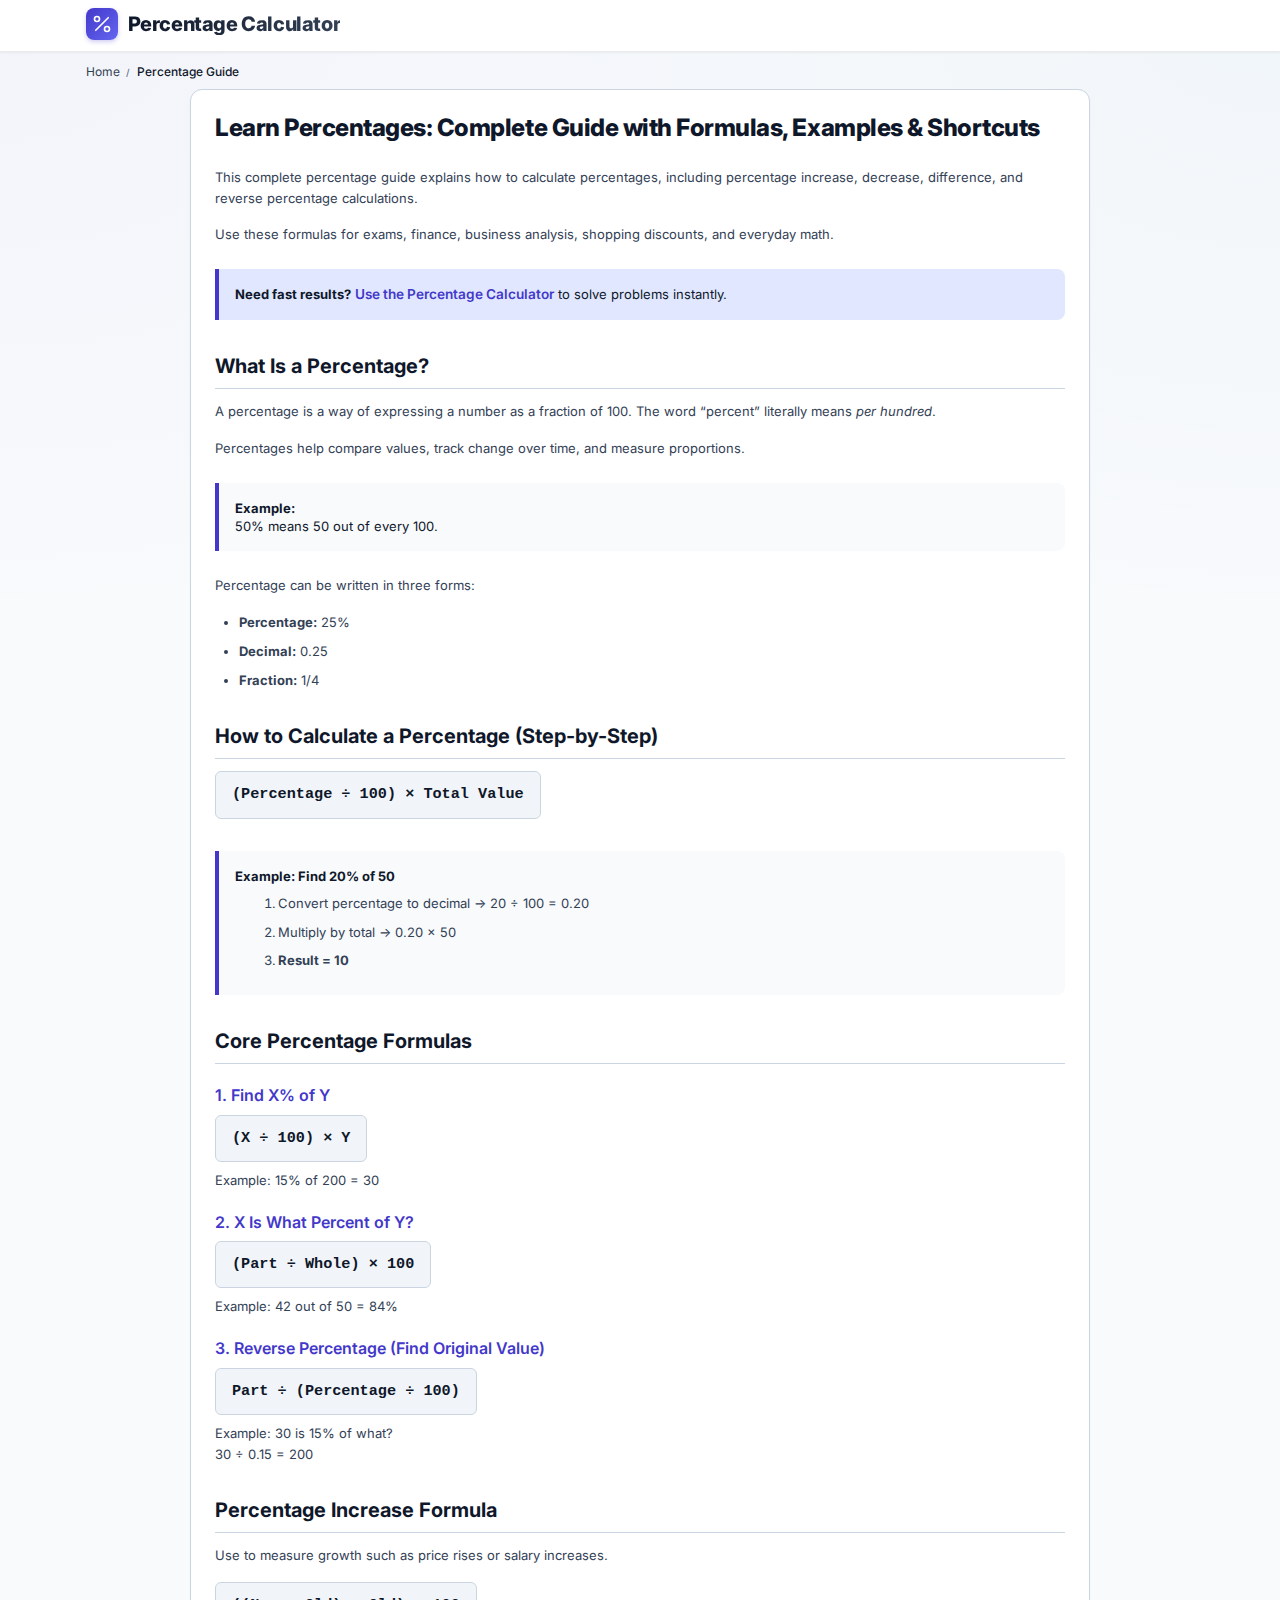
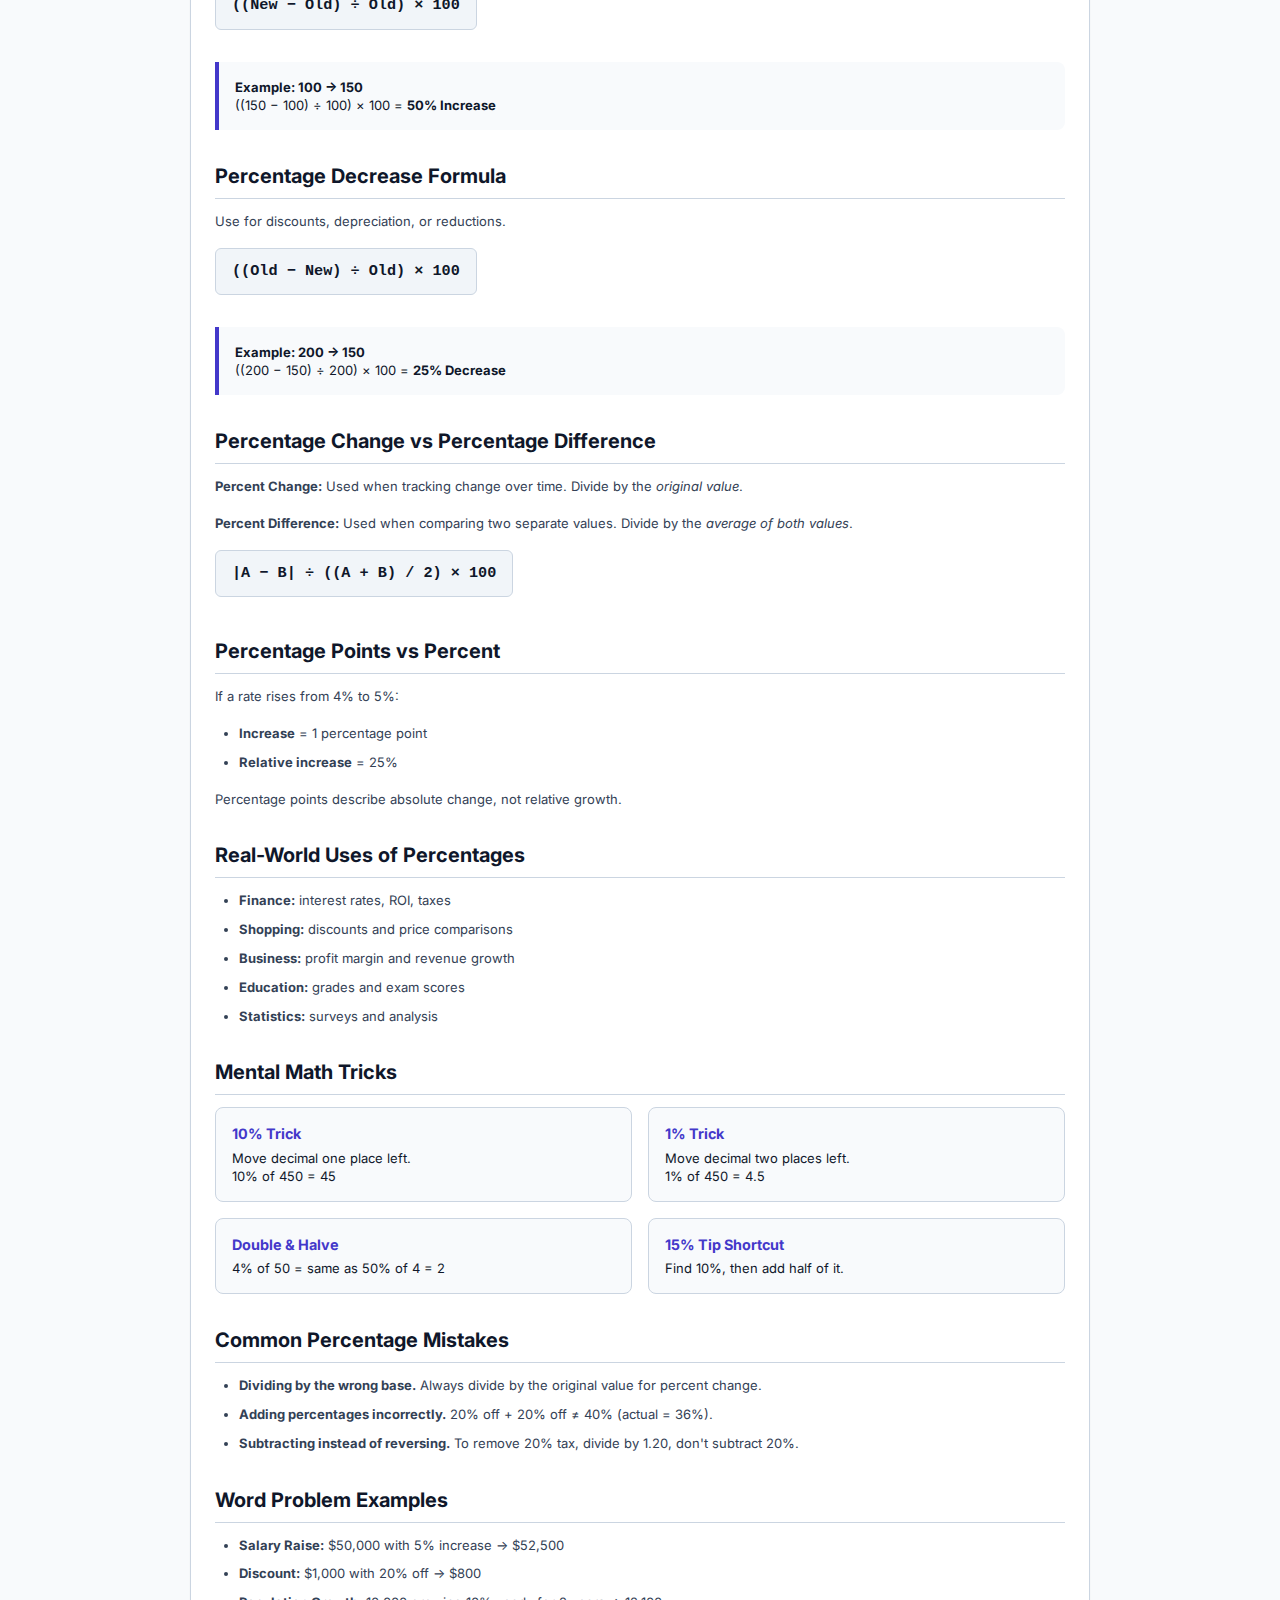
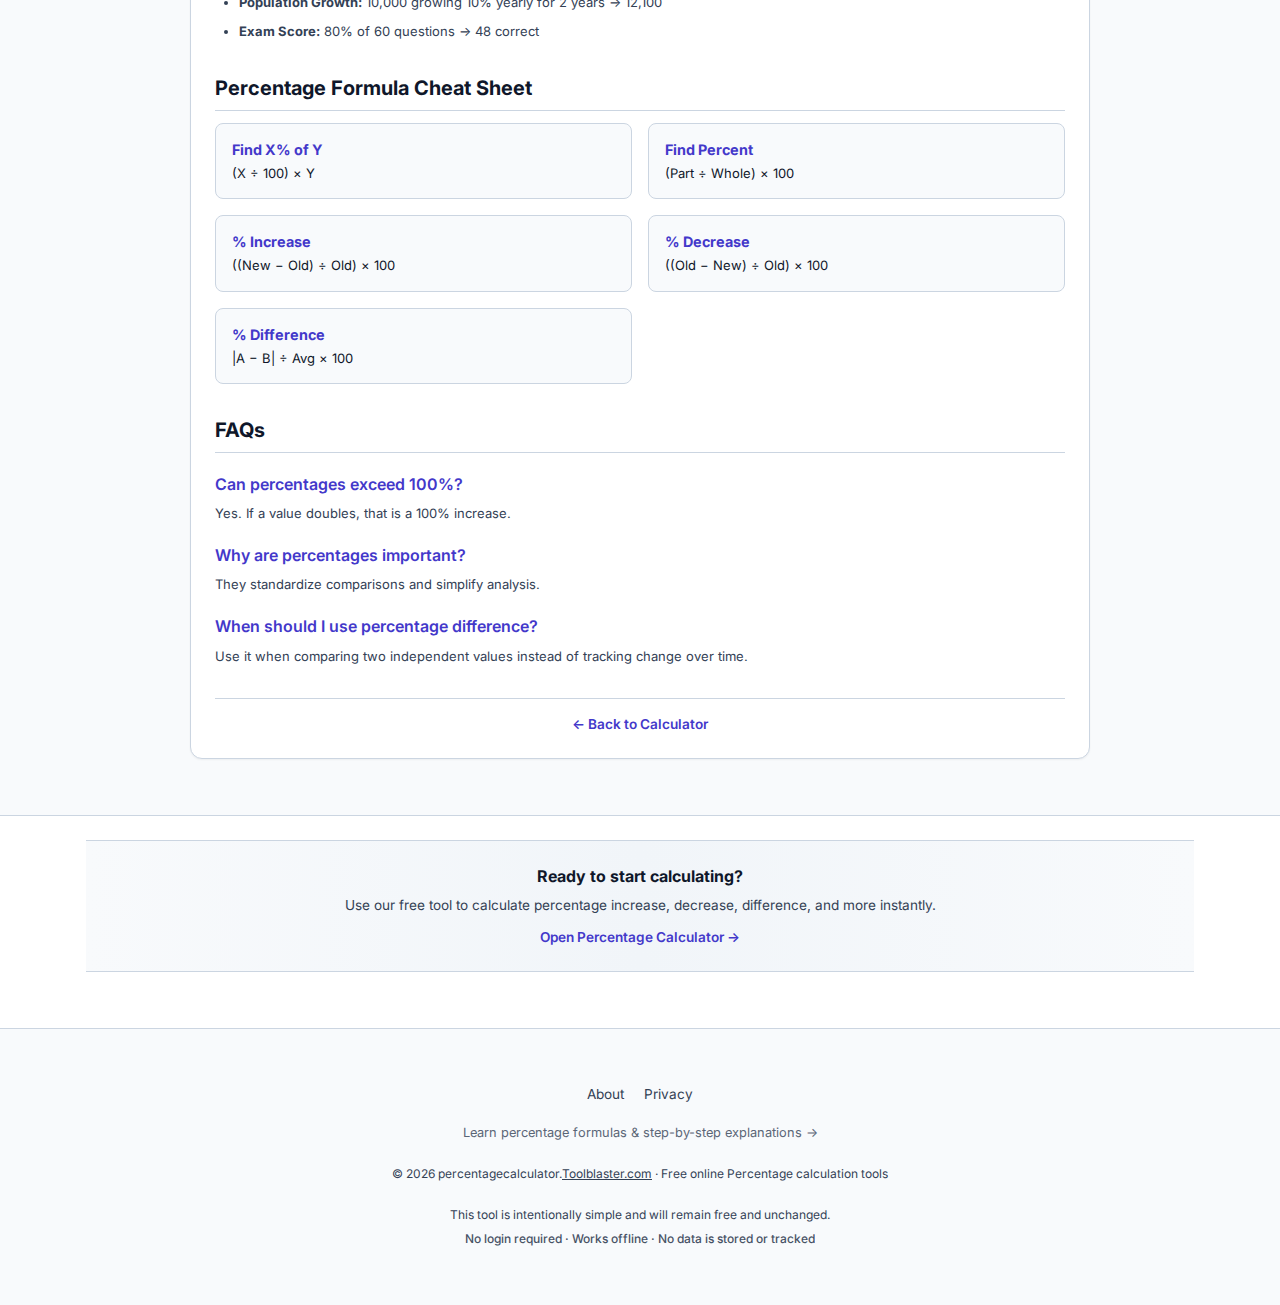
<file: pages/percentage-guide (1).html>
<!DOCTYPE html>
<html lang="en">
<head>
    <meta charset="UTF-8">
    <meta name="viewport" content="width=device-width, initial-scale=1.0">
    <title>Learn Percentages: Complete Guide with Formulas & Examples</title>
    <meta name="description" content="This complete percentage guide explains how to calculate percentages, including percentage increase, decrease, difference, and reverse percentage calculations.">
    
    <!-- BRANDING: Favicons (Linked to root) -->
    <link rel="apple-touch-icon" href="../favicon/apple-touch-icon.png">
    <link rel="icon" type="image/png" sizes="96x96" href="../favicon/favicon-96x96.png">
    <link rel="icon" type="image/png" sizes="48x48" href="../favicon/favicon-48x48.png">
    <link rel="icon" type="image/png" sizes="32x32" href="../favicon/favicon-32x32.png">
    <link rel="icon" type="image/png" sizes="16x16" href="../favicon/favicon-16x16.png">
    
    <!-- FONTS: Inter (Optimized Loading) -->
    <link rel="preconnect" href="https://fonts.googleapis.com">
    <link rel="preconnect" href="https://fonts.gstatic.com" crossorigin>
    <link rel="stylesheet" href="https://fonts.googleapis.com/css2?family=Inter:wght@300;400;500;600;700&display=swap" media="print" onload="this.media='all'">
    <noscript>
        <link rel="stylesheet" href="https://fonts.googleapis.com/css2?family=Inter:wght@300;400;500;600;700&display=swap">
    </noscript>

    <!-- GLOBAL STYLES -->
    <link rel="stylesheet" href="../css/site.css">
    
    <!-- PAGE SPECIFIC STYLES -->
    <style>
        /* Matches .about-section logic but left-aligned for prose */
        .guide-card {
            max-width: 900px; /* Matched to .about-section */
            margin: 0 auto 2rem auto; 
            padding: 1.5rem;
            background: #fff;
            border-radius: var(--radius); /* Using global var */
            border: 1px solid var(--border);
            box-shadow: var(--shadow-sm);
        }
        
        .guide-content h1 {
            font-size: 1.5rem; /* Adjusted to sit well within the card */
            font-weight: 800;
            color: var(--text-main);
            margin-bottom: 1.5rem;
            line-height: 1.2;
            letter-spacing: -0.02em;
        }
        .guide-content h2 {
            font-size: 1.25rem;
            font-weight: 700;
            color: var(--text-main);
            margin-top: 2rem;
            margin-bottom: 0.75rem;
            padding-bottom: 0.5rem;
            border-bottom: 1px solid var(--border);
        }
        .guide-content h3 {
            font-size: 1rem;
            font-weight: 600;
            color: var(--primary);
            margin-top: 1.25rem;
            margin-bottom: 0.5rem;
        }
        .guide-content p {
            margin-bottom: 1rem;
            color: var(--text-muted);
            line-height: 1.6;
        }
        .guide-content ul, .guide-content ol {
            margin-bottom: 1rem;
            padding-left: 1.5rem;
            color: var(--text-muted);
            line-height: 1.6;
        }
        .guide-content li {
            margin-bottom: 0.5rem;
        }
        .example-box {
            background: var(--bg-body); 
            border-left: 4px solid var(--primary);
            padding: 1rem;
            margin: 1.5rem 0;
            border-radius: 0 8px 8px 0;
        }
        .formula-display {
            font-family: monospace; 
            background: #f1f5f9; /* Slightly darker than white for contrast against white card */
            padding: 0.75rem 1rem;
            border: 1px solid var(--border);
            border-radius: 6px;
            display: inline-block;
            color: var(--text-main);
            font-weight: 600;
            margin-bottom: 0.5rem;
            font-size: 0.95rem;
        }
        .cheat-sheet {
            display: grid;
            grid-template-columns: 1fr;
            gap: 1rem;
        }
        @media (min-width: 640px) {
            .cheat-sheet { grid-template-columns: 1fr 1fr; }
        }
        .cheat-item {
            background: #f8fafc; 
            padding: 1rem;
            border-radius: 8px;
            border: 1px solid var(--border);
        }
        .cheat-item strong {
            display: block;
            color: var(--primary);
            margin-bottom: 0.25rem;
            font-size: 0.9rem;
        }
    </style>
</head>
<body>

<!-- V3: Top Ad Slot (CLS Safe) -->
<div class="container">
  <div class="ad-slot top" role="region" aria-label="Advertisement"></div>
</div>

<header>
  <div class="container">
    <div class="header-top-row">
      <div class="brand-wrapper">
        <a href="../" style="text-decoration: none; display: flex; align-items: center; gap: 0.6rem;">
            <svg class="brand-icon" xmlns="http://www.w3.org/2000/svg" fill="none" viewBox="0 0 24 24" stroke="currentColor" stroke-width="2">
            <path stroke-linecap="round" stroke-linejoin="round" d="M19.5 4.5l-15 15m0 0h.01M19.5 4.5h.01M6 9a3 3 0 110-6 3 3 0 010 6zm12 12a3 3 0 110-6 3 3 0 010 6z" />
            </svg>
            <h1>Percentage Calculator</h1>
        </a>
      </div>
    </div>
  </div>
</header>

<main>
    <div class="container">
        <!-- Breadcrumb -->
        <div class="breadcrumb">
            <a href="../">Home</a>
            <span class="separator">/</span>
            <span>Percentage Guide</span>
        </div>

        <!-- Replaced inline style container with .guide-card class for consistency -->
        <div class="guide-card guide-content">
            
            <h1>Learn Percentages: Complete Guide with Formulas, Examples & Shortcuts</h1>
            
            <p>This complete percentage guide explains how to calculate percentages, including percentage increase, decrease, difference, and reverse percentage calculations.</p>
            <p>Use these formulas for exams, finance, business analysis, shopping discounts, and everyday math.</p>
            
            <div class="example-box" style="background: var(--primary-bg); border-color: var(--primary);">
                <strong>Need fast results?</strong> <a href="../" class="text-link">Use the Percentage Calculator</a> to solve problems instantly.
            </div>

            <h2>What Is a Percentage?</h2>
            <p>A percentage is a way of expressing a number as a fraction of 100. The word “percent” literally means <em>per hundred</em>.</p>
            <p>Percentages help compare values, track change over time, and measure proportions.</p>
            
            <div class="example-box">
                <strong>Example:</strong><br>
                50% means 50 out of every 100.
            </div>

            <p>Percentage can be written in three forms:</p>
            <ul>
                <li><strong>Percentage:</strong> 25%</li>
                <li><strong>Decimal:</strong> 0.25</li>
                <li><strong>Fraction:</strong> 1/4</li>
            </ul>

            <h2>How to Calculate a Percentage (Step-by-Step)</h2>
            <div class="formula-display">(Percentage ÷ 100) × Total Value</div>

            <div class="example-box">
                <strong>Example: Find 20% of 50</strong>
                <ol style="margin: 0.5rem 0 0 1.2rem; color: var(--text-muted);">
                    <li>Convert percentage to decimal → 20 ÷ 100 = 0.20</li>
                    <li>Multiply by total → 0.20 × 50</li>
                    <li><strong>Result = 10</strong></li>
                </ol>
            </div>

            <h2>Core Percentage Formulas</h2>

            <h3>1. Find X% of Y</h3>
            <div class="formula-display">(X ÷ 100) × Y</div>
            <p>Example: 15% of 200 = 30</p>

            <h3>2. X Is What Percent of Y?</h3>
            <div class="formula-display">(Part ÷ Whole) × 100</div>
            <p>Example: 42 out of 50 = 84%</p>

            <h3>3. Reverse Percentage (Find Original Value)</h3>
            <div class="formula-display">Part ÷ (Percentage ÷ 100)</div>
            <p>Example: 30 is 15% of what?<br>
            30 ÷ 0.15 = 200</p>

            <h2>Percentage Increase Formula</h2>
            <p>Use to measure growth such as price rises or salary increases.</p>
            <div class="formula-display">((New − Old) ÷ Old) × 100</div>

            <div class="example-box">
                <strong>Example: 100 → 150</strong><br>
                ((150 − 100) ÷ 100) × 100 = <strong>50% Increase</strong>
            </div>

            <h2>Percentage Decrease Formula</h2>
            <p>Use for discounts, depreciation, or reductions.</p>
            <div class="formula-display">((Old − New) ÷ Old) × 100</div>

            <div class="example-box">
                <strong>Example: 200 → 150</strong><br>
                ((200 − 150) ÷ 200) × 100 = <strong>25% Decrease</strong>
            </div>

            <h2>Percentage Change vs Percentage Difference</h2>
            <p><strong>Percent Change:</strong> Used when tracking change over time. Divide by the <em>original value</em>.</p>
            <p><strong>Percent Difference:</strong> Used when comparing two separate values. Divide by the <em>average of both values</em>.</p>
            <div class="formula-display">|A − B| ÷ ((A + B) / 2) × 100</div>

            <h2>Percentage Points vs Percent</h2>
            <p>If a rate rises from 4% to 5%:</p>
            <ul>
                <li><strong>Increase</strong> = 1 percentage point</li>
                <li><strong>Relative increase</strong> = 25%</li>
            </ul>
            <p>Percentage points describe absolute change, not relative growth.</p>

            <h2>Real-World Uses of Percentages</h2>
            <ul>
                <li><strong>Finance:</strong> interest rates, ROI, taxes</li>
                <li><strong>Shopping:</strong> discounts and price comparisons</li>
                <li><strong>Business:</strong> profit margin and revenue growth</li>
                <li><strong>Education:</strong> grades and exam scores</li>
                <li><strong>Statistics:</strong> surveys and analysis</li>
            </ul>

            <h2>Mental Math Tricks</h2>
            <div class="cheat-sheet">
                <div class="cheat-item">
                    <strong>10% Trick</strong>
                    Move decimal one place left.<br>
                    10% of 450 = 45
                </div>
                <div class="cheat-item">
                    <strong>1% Trick</strong>
                    Move decimal two places left.<br>
                    1% of 450 = 4.5
                </div>
                <div class="cheat-item">
                    <strong>Double & Halve</strong>
                    4% of 50 = same as 50% of 4 = 2
                </div>
                <div class="cheat-item">
                    <strong>15% Tip Shortcut</strong>
                    Find 10%, then add half of it.
                </div>
            </div>

            <h2>Common Percentage Mistakes</h2>
            <ul>
                <li><strong>Dividing by the wrong base.</strong> Always divide by the original value for percent change.</li>
                <li><strong>Adding percentages incorrectly.</strong> 20% off + 20% off ≠ 40% (actual = 36%).</li>
                <li><strong>Subtracting instead of reversing.</strong> To remove 20% tax, divide by 1.20, don't subtract 20%.</li>
            </ul>

            <h2>Word Problem Examples</h2>
            <ul>
                <li><strong>Salary Raise:</strong> $50,000 with 5% increase → $52,500</li>
                <li><strong>Discount:</strong> $1,000 with 20% off → $800</li>
                <li><strong>Population Growth:</strong> 10,000 growing 10% yearly for 2 years → 12,100</li>
                <li><strong>Exam Score:</strong> 80% of 60 questions → 48 correct</li>
            </ul>

            <h2>Percentage Formula Cheat Sheet</h2>
            <div class="cheat-sheet">
                <div class="cheat-item">
                    <strong>Find X% of Y</strong>
                    (X ÷ 100) × Y
                </div>
                <div class="cheat-item">
                    <strong>Find Percent</strong>
                    (Part ÷ Whole) × 100
                </div>
                <div class="cheat-item">
                    <strong>% Increase</strong>
                    ((New − Old) ÷ Old) × 100
                </div>
                <div class="cheat-item">
                    <strong>% Decrease</strong>
                    ((Old − New) ÷ Old) × 100
                </div>
                <div class="cheat-item">
                    <strong>% Difference</strong>
                    |A − B| ÷ Avg × 100
                </div>
            </div>

            <h2>FAQs</h2>
            <div style="margin-top: 1rem;">
                <h3>Can percentages exceed 100%?</h3>
                <p>Yes. If a value doubles, that is a 100% increase.</p>

                <h3>Why are percentages important?</h3>
                <p>They standardize comparisons and simplify analysis.</p>

                <h3>When should I use percentage difference?</h3>
                <p>Use it when comparing two independent values instead of tracking change over time.</p>
            </div>

            <div style="margin-top: 2rem; padding-top: 1rem; border-top: 1px solid var(--border); text-align: center;">
                <a href="../" class="text-link">← Back to Calculator</a>
            </div>
        </div>
    </div>
</main>

<footer>
  <div class="container">
    <!-- Contextual Strip (Matching visual weight of Knowledge Strip on other pages) -->
    <section class="knowledge-strip">
      <h2>Ready to start calculating?</h2>
      <p>
        Use our free tool to calculate percentage increase, decrease, difference, and more instantly.
      </p>
      <a href="../" class="text-link">
        Open Percentage Calculator →
      </a>
    </section>
  </div>

  <div class="footer-bottom-section">
    <div class="container">
        <div class="footer-links">
          <div style="margin-top: 0.5rem;">
            <a href="about.html" style="color: var(--text-muted); text-decoration: none; margin: 0 0.5rem;">About</a>
            <a href="privacy.html" style="color: var(--text-muted); text-decoration: none; margin: 0 0.5rem;">Privacy</a>
          </div>
          <a href="percentage-guide.html" style="color: var(--text-muted); text-decoration: none; font-size: 0.8rem; margin-top: 0.5rem; opacity: 0.8;">Learn percentage formulas & step-by-step explanations →</a>
        </div>

        <p class="copyright">&copy; 2026 percentagecalculator.<a href="https://toolblaster.com" style="color: inherit; text-decoration: underline;">Toolblaster.com</a> &middot; Free online Percentage calculation tools</p>
        
        <div class="footer-end-actions" style="margin-top: 1.5rem; text-align: center;">
          <div class="evergreen-note">
            This tool is intentionally simple and will remain free and unchanged.
          </div>
          <div class="trust-bar">
            No login required &middot; Works offline &middot; No data is stored or tracked
          </div>
        </div>
    </div>
  </div>
</footer>

</body>
</html>
</file>
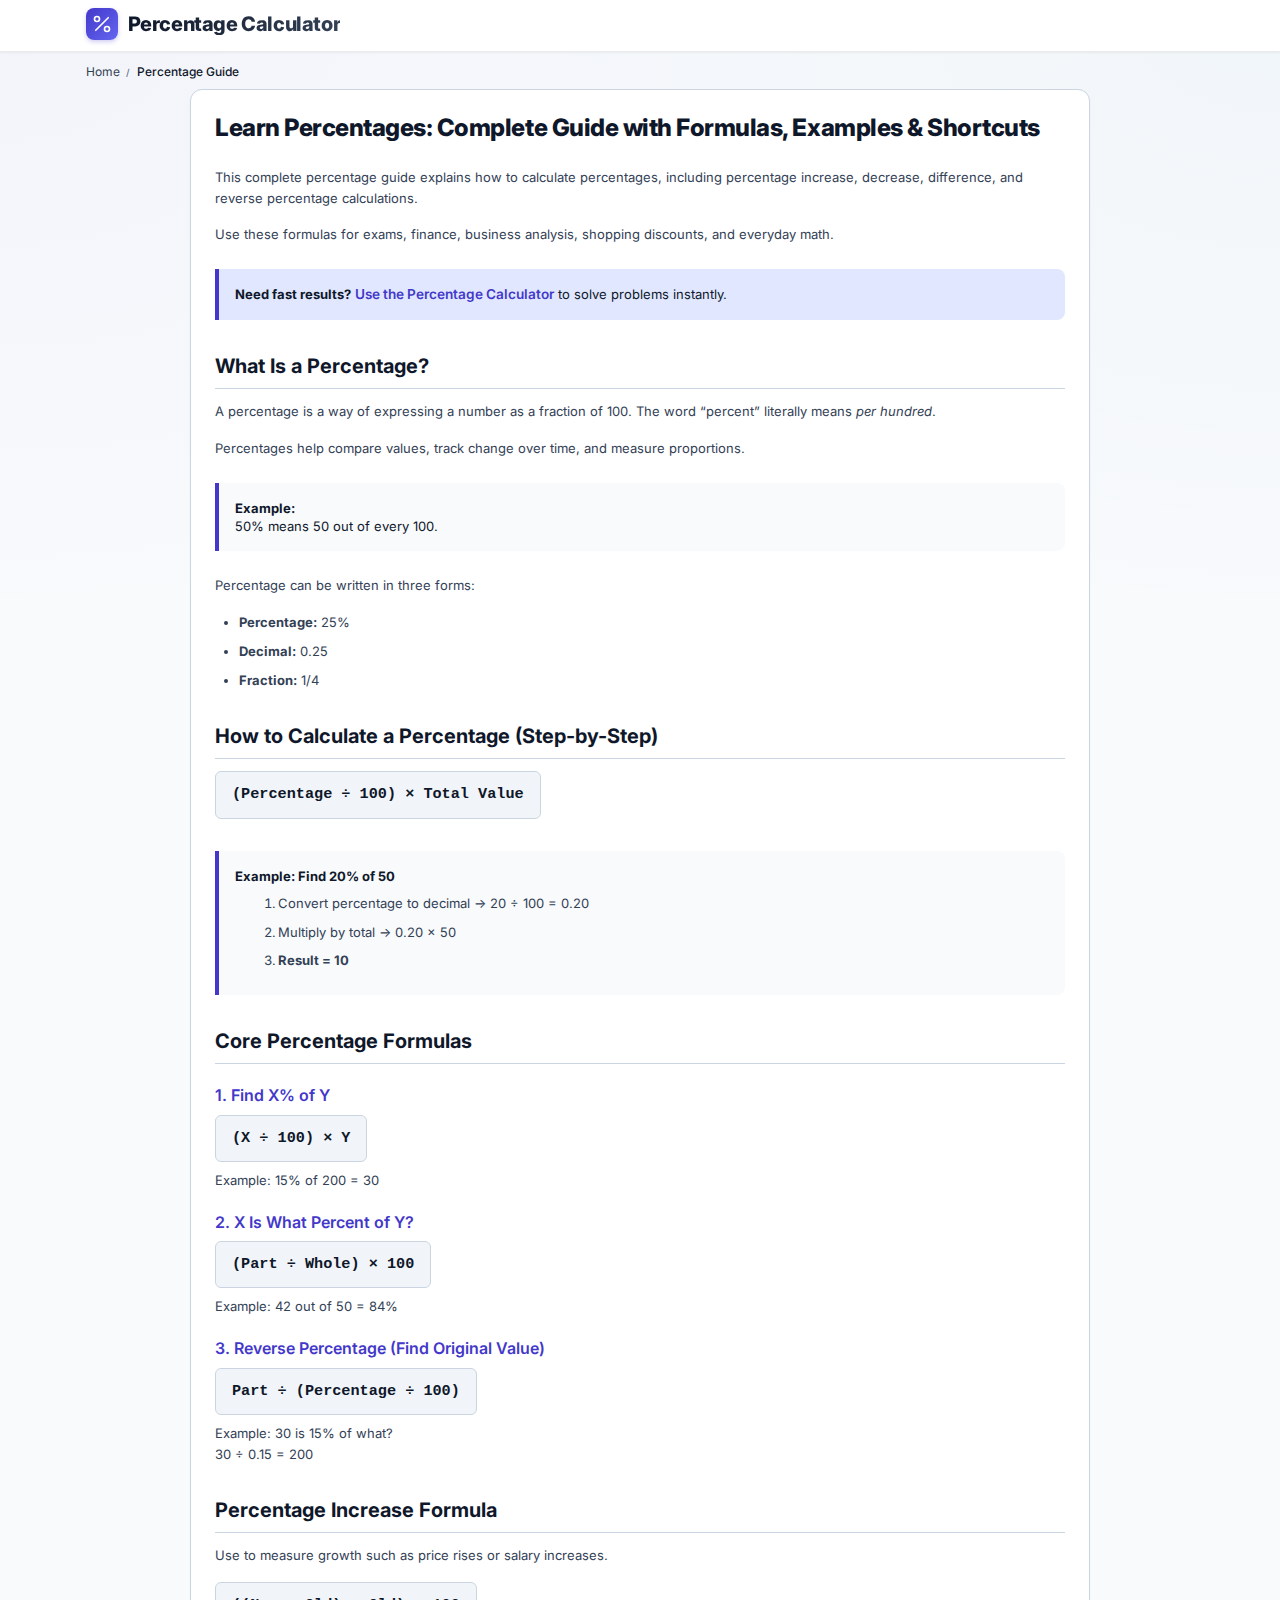
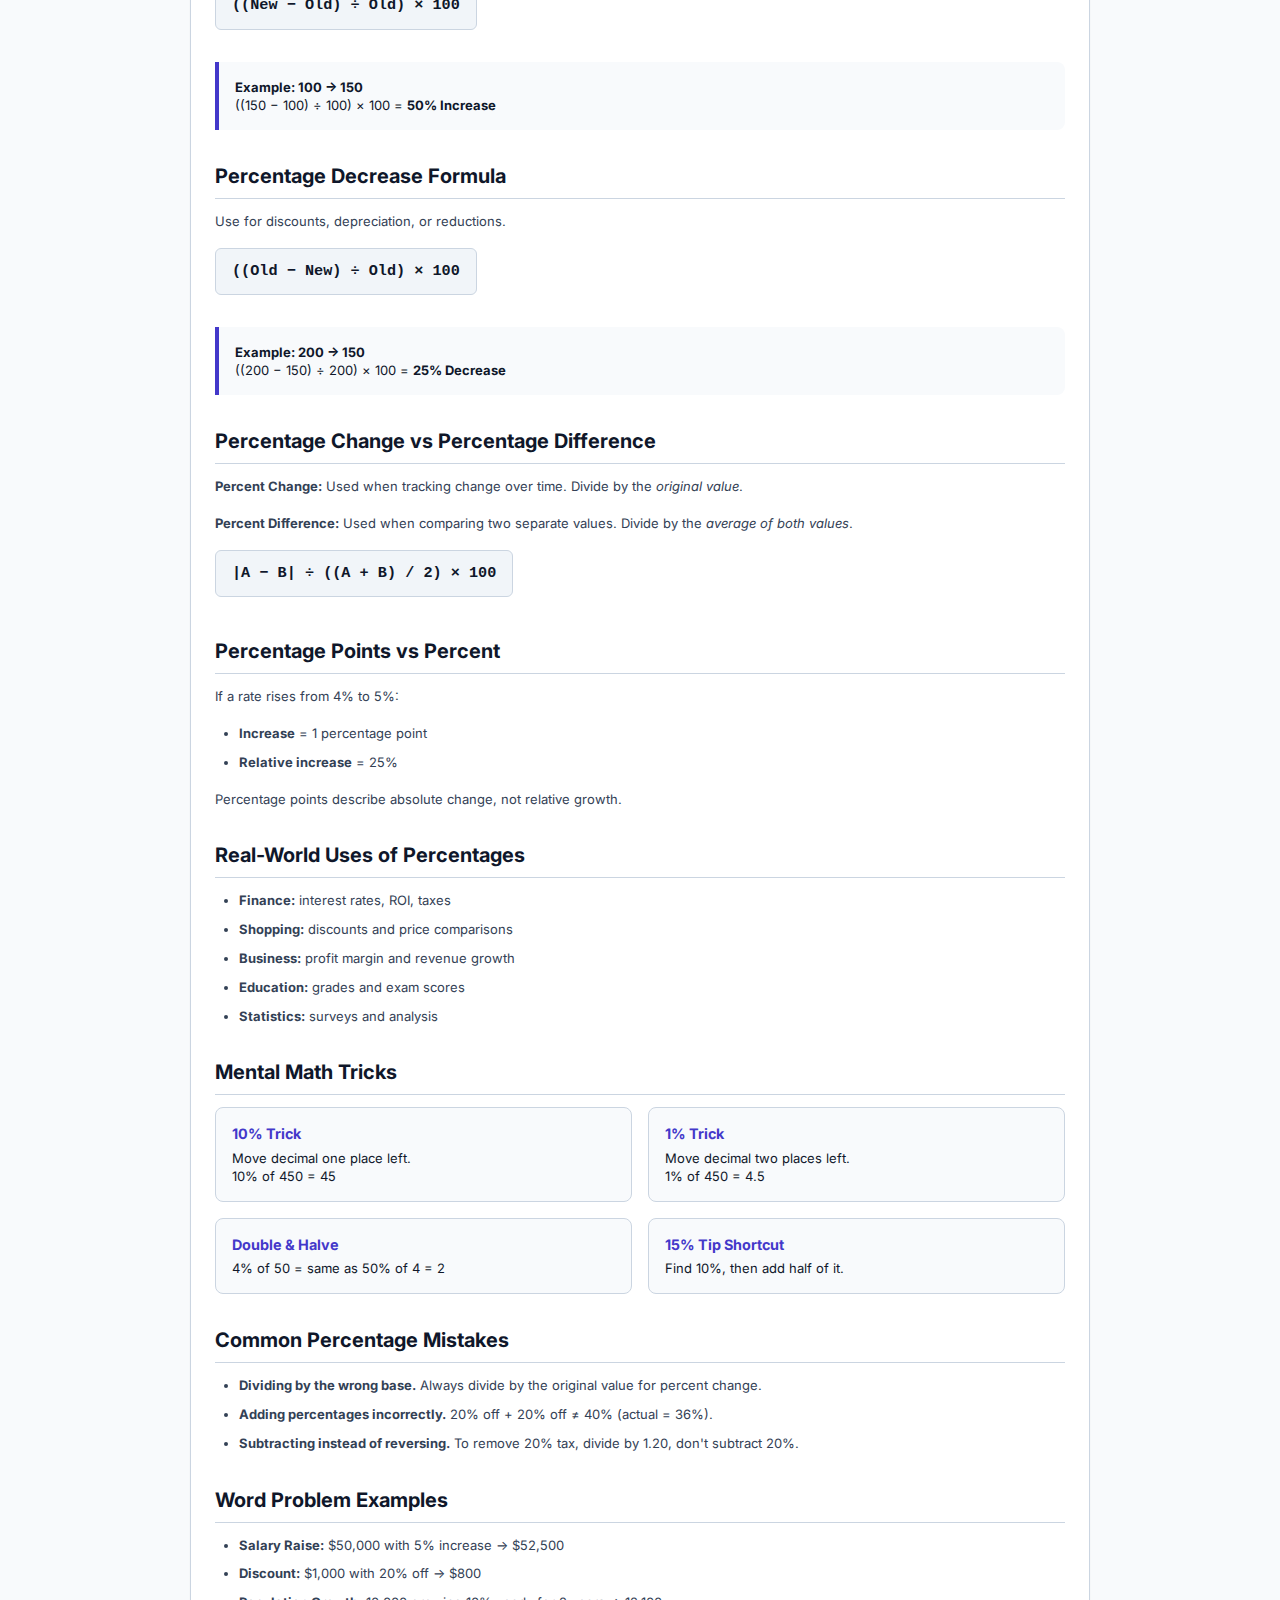
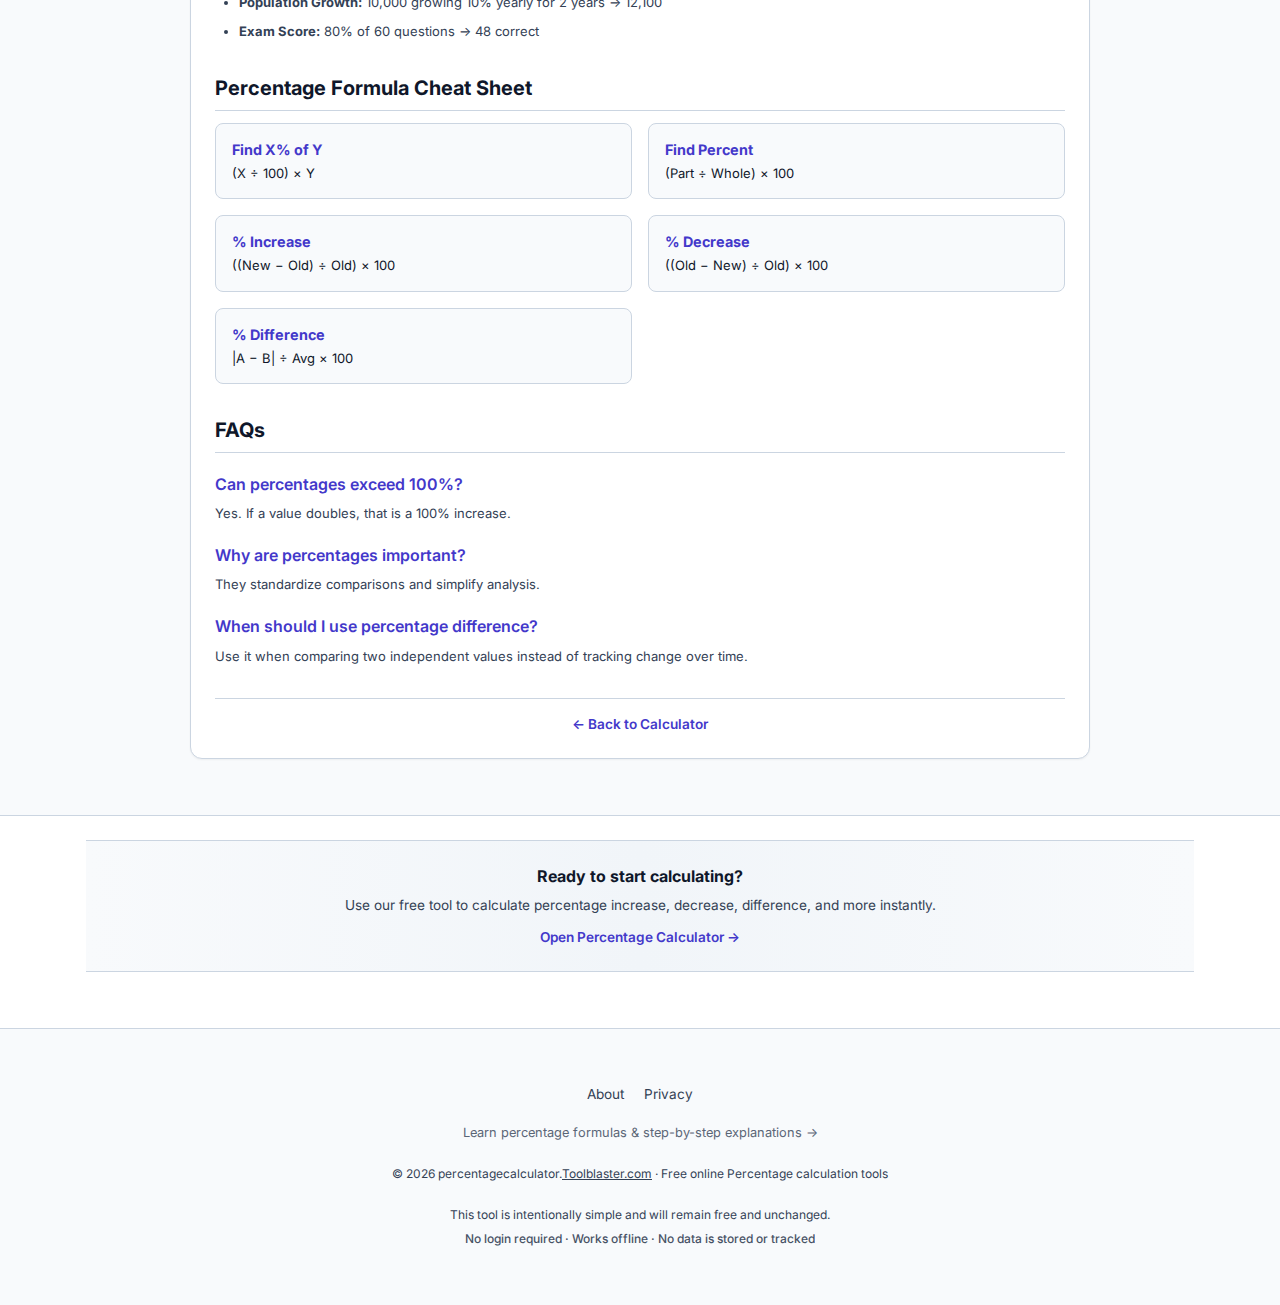
<file: pages/percentage-guide.html>
<!DOCTYPE html>
<html lang="en">
<head>
    <meta charset="UTF-8">
    <meta name="viewport" content="width=device-width, initial-scale=1.0">
    <title>Learn Percentages: Complete Guide with Formulas & Examples</title>
    <meta name="description" content="This complete percentage guide explains how to calculate percentages, including percentage increase, decrease, difference, and reverse percentage calculations.">
    
    <!-- BRANDING: Favicons (Linked to root) -->
    <link rel="apple-touch-icon" href="../favicon/apple-touch-icon.png">
    <link rel="icon" type="image/png" sizes="96x96" href="../favicon/favicon-96x96.png">
    <link rel="icon" type="image/png" sizes="48x48" href="../favicon/favicon-48x48.png">
    <link rel="icon" type="image/png" sizes="32x32" href="../favicon/favicon-32x32.png">
    <link rel="icon" type="image/png" sizes="16x16" href="../favicon/favicon-16x16.png">
    
    <!-- FONTS: Inter (Optimized Loading) -->
    <link rel="preconnect" href="https://fonts.googleapis.com">
    <link rel="preconnect" href="https://fonts.gstatic.com" crossorigin>
    <link rel="stylesheet" href="https://fonts.googleapis.com/css2?family=Inter:wght@300;400;500;600;700&display=swap" media="print" onload="this.media='all'">
    <noscript>
        <link rel="stylesheet" href="https://fonts.googleapis.com/css2?family=Inter:wght@300;400;500;600;700&display=swap">
    </noscript>

    <!-- GLOBAL STYLES -->
    <link rel="stylesheet" href="../css/site.css">
    
    <!-- PAGE SPECIFIC STYLES -->
    <style>
        /* Matches .about-section logic but left-aligned for prose */
        .guide-card {
            max-width: 900px; /* Matched to .about-section */
            margin: 0 auto 2rem auto; 
            padding: 1.5rem;
            background: #fff;
            border-radius: var(--radius); /* Using global var */
            border: 1px solid var(--border);
            box-shadow: var(--shadow-sm);
        }
        
        .guide-content h1 {
            font-size: 1.5rem; /* Adjusted to sit well within the card */
            font-weight: 800;
            color: var(--text-main);
            margin-bottom: 1.5rem;
            line-height: 1.2;
            letter-spacing: -0.02em;
        }
        .guide-content h2 {
            font-size: 1.25rem;
            font-weight: 700;
            color: var(--text-main);
            margin-top: 2rem;
            margin-bottom: 0.75rem;
            padding-bottom: 0.5rem;
            border-bottom: 1px solid var(--border);
        }
        .guide-content h3 {
            font-size: 1rem;
            font-weight: 600;
            color: var(--primary);
            margin-top: 1.25rem;
            margin-bottom: 0.5rem;
        }
        .guide-content p {
            margin-bottom: 1rem;
            color: var(--text-muted);
            line-height: 1.6;
        }
        .guide-content ul, .guide-content ol {
            margin-bottom: 1rem;
            padding-left: 1.5rem;
            color: var(--text-muted);
            line-height: 1.6;
        }
        .guide-content li {
            margin-bottom: 0.5rem;
        }
        .example-box {
            background: var(--bg-body); 
            border-left: 4px solid var(--primary);
            padding: 1rem;
            margin: 1.5rem 0;
            border-radius: 0 8px 8px 0;
        }
        .formula-display {
            font-family: monospace; 
            background: #f1f5f9; /* Slightly darker than white for contrast against white card */
            padding: 0.75rem 1rem;
            border: 1px solid var(--border);
            border-radius: 6px;
            display: inline-block;
            color: var(--text-main);
            font-weight: 600;
            margin-bottom: 0.5rem;
            font-size: 0.95rem;
        }
        .cheat-sheet {
            display: grid;
            grid-template-columns: 1fr;
            gap: 1rem;
        }
        @media (min-width: 640px) {
            .cheat-sheet { grid-template-columns: 1fr 1fr; }
        }
        .cheat-item {
            background: #f8fafc; 
            padding: 1rem;
            border-radius: 8px;
            border: 1px solid var(--border);
        }
        .cheat-item strong {
            display: block;
            color: var(--primary);
            margin-bottom: 0.25rem;
            font-size: 0.9rem;
        }
    </style>
</head>
<body>

<!-- V3: Top Ad Slot (CLS Safe) -->
<div class="container">
  <div class="ad-slot top" role="region" aria-label="Advertisement"></div>
</div>

<header>
  <div class="container">
    <div class="header-top-row">
      <div class="brand-wrapper">
        <a href="../" style="text-decoration: none; display: flex; align-items: center; gap: 0.6rem;">
            <svg class="brand-icon" xmlns="http://www.w3.org/2000/svg" fill="none" viewBox="0 0 24 24" stroke="currentColor" stroke-width="2">
            <path stroke-linecap="round" stroke-linejoin="round" d="M19.5 4.5l-15 15m0 0h.01M19.5 4.5h.01M6 9a3 3 0 110-6 3 3 0 010 6zm12 12a3 3 0 110-6 3 3 0 010 6z" />
            </svg>
            <h1>Percentage Calculator</h1>
        </a>
      </div>
    </div>
  </div>
</header>

<main>
    <div class="container">
        <!-- Breadcrumb -->
        <div class="breadcrumb">
            <a href="../">Home</a>
            <span class="separator">/</span>
            <span>Percentage Guide</span>
        </div>

        <!-- Replaced inline style container with .guide-card class for consistency -->
        <div class="guide-card guide-content">
            
            <h1>Learn Percentages: Complete Guide with Formulas, Examples & Shortcuts</h1>
            
            <p>This complete percentage guide explains how to calculate percentages, including percentage increase, decrease, difference, and reverse percentage calculations.</p>
            <p>Use these formulas for exams, finance, business analysis, shopping discounts, and everyday math.</p>
            
            <div class="example-box" style="background: var(--primary-bg); border-color: var(--primary);">
                <strong>Need fast results?</strong> <a href="../" class="text-link">Use the Percentage Calculator</a> to solve problems instantly.
            </div>

            <h2>What Is a Percentage?</h2>
            <p>A percentage is a way of expressing a number as a fraction of 100. The word “percent” literally means <em>per hundred</em>.</p>
            <p>Percentages help compare values, track change over time, and measure proportions.</p>
            
            <div class="example-box">
                <strong>Example:</strong><br>
                50% means 50 out of every 100.
            </div>

            <p>Percentage can be written in three forms:</p>
            <ul>
                <li><strong>Percentage:</strong> 25%</li>
                <li><strong>Decimal:</strong> 0.25</li>
                <li><strong>Fraction:</strong> 1/4</li>
            </ul>

            <h2>How to Calculate a Percentage (Step-by-Step)</h2>
            <div class="formula-display">(Percentage ÷ 100) × Total Value</div>

            <div class="example-box">
                <strong>Example: Find 20% of 50</strong>
                <ol style="margin: 0.5rem 0 0 1.2rem; color: var(--text-muted);">
                    <li>Convert percentage to decimal → 20 ÷ 100 = 0.20</li>
                    <li>Multiply by total → 0.20 × 50</li>
                    <li><strong>Result = 10</strong></li>
                </ol>
            </div>

            <h2>Core Percentage Formulas</h2>

            <h3>1. Find X% of Y</h3>
            <div class="formula-display">(X ÷ 100) × Y</div>
            <p>Example: 15% of 200 = 30</p>

            <h3>2. X Is What Percent of Y?</h3>
            <div class="formula-display">(Part ÷ Whole) × 100</div>
            <p>Example: 42 out of 50 = 84%</p>

            <h3>3. Reverse Percentage (Find Original Value)</h3>
            <div class="formula-display">Part ÷ (Percentage ÷ 100)</div>
            <p>Example: 30 is 15% of what?<br>
            30 ÷ 0.15 = 200</p>

            <h2>Percentage Increase Formula</h2>
            <p>Use to measure growth such as price rises or salary increases.</p>
            <div class="formula-display">((New − Old) ÷ Old) × 100</div>

            <div class="example-box">
                <strong>Example: 100 → 150</strong><br>
                ((150 − 100) ÷ 100) × 100 = <strong>50% Increase</strong>
            </div>

            <h2>Percentage Decrease Formula</h2>
            <p>Use for discounts, depreciation, or reductions.</p>
            <div class="formula-display">((Old − New) ÷ Old) × 100</div>

            <div class="example-box">
                <strong>Example: 200 → 150</strong><br>
                ((200 − 150) ÷ 200) × 100 = <strong>25% Decrease</strong>
            </div>

            <h2>Percentage Change vs Percentage Difference</h2>
            <p><strong>Percent Change:</strong> Used when tracking change over time. Divide by the <em>original value</em>.</p>
            <p><strong>Percent Difference:</strong> Used when comparing two separate values. Divide by the <em>average of both values</em>.</p>
            <div class="formula-display">|A − B| ÷ ((A + B) / 2) × 100</div>

            <h2>Percentage Points vs Percent</h2>
            <p>If a rate rises from 4% to 5%:</p>
            <ul>
                <li><strong>Increase</strong> = 1 percentage point</li>
                <li><strong>Relative increase</strong> = 25%</li>
            </ul>
            <p>Percentage points describe absolute change, not relative growth.</p>

            <h2>Real-World Uses of Percentages</h2>
            <ul>
                <li><strong>Finance:</strong> interest rates, ROI, taxes</li>
                <li><strong>Shopping:</strong> discounts and price comparisons</li>
                <li><strong>Business:</strong> profit margin and revenue growth</li>
                <li><strong>Education:</strong> grades and exam scores</li>
                <li><strong>Statistics:</strong> surveys and analysis</li>
            </ul>

            <h2>Mental Math Tricks</h2>
            <div class="cheat-sheet">
                <div class="cheat-item">
                    <strong>10% Trick</strong>
                    Move decimal one place left.<br>
                    10% of 450 = 45
                </div>
                <div class="cheat-item">
                    <strong>1% Trick</strong>
                    Move decimal two places left.<br>
                    1% of 450 = 4.5
                </div>
                <div class="cheat-item">
                    <strong>Double & Halve</strong>
                    4% of 50 = same as 50% of 4 = 2
                </div>
                <div class="cheat-item">
                    <strong>15% Tip Shortcut</strong>
                    Find 10%, then add half of it.
                </div>
            </div>

            <h2>Common Percentage Mistakes</h2>
            <ul>
                <li><strong>Dividing by the wrong base.</strong> Always divide by the original value for percent change.</li>
                <li><strong>Adding percentages incorrectly.</strong> 20% off + 20% off ≠ 40% (actual = 36%).</li>
                <li><strong>Subtracting instead of reversing.</strong> To remove 20% tax, divide by 1.20, don't subtract 20%.</li>
            </ul>

            <h2>Word Problem Examples</h2>
            <ul>
                <li><strong>Salary Raise:</strong> $50,000 with 5% increase → $52,500</li>
                <li><strong>Discount:</strong> $1,000 with 20% off → $800</li>
                <li><strong>Population Growth:</strong> 10,000 growing 10% yearly for 2 years → 12,100</li>
                <li><strong>Exam Score:</strong> 80% of 60 questions → 48 correct</li>
            </ul>

            <h2>Percentage Formula Cheat Sheet</h2>
            <div class="cheat-sheet">
                <div class="cheat-item">
                    <strong>Find X% of Y</strong>
                    (X ÷ 100) × Y
                </div>
                <div class="cheat-item">
                    <strong>Find Percent</strong>
                    (Part ÷ Whole) × 100
                </div>
                <div class="cheat-item">
                    <strong>% Increase</strong>
                    ((New − Old) ÷ Old) × 100
                </div>
                <div class="cheat-item">
                    <strong>% Decrease</strong>
                    ((Old − New) ÷ Old) × 100
                </div>
                <div class="cheat-item">
                    <strong>% Difference</strong>
                    |A − B| ÷ Avg × 100
                </div>
            </div>

            <h2>FAQs</h2>
            <div style="margin-top: 1rem;">
                <h3>Can percentages exceed 100%?</h3>
                <p>Yes. If a value doubles, that is a 100% increase.</p>

                <h3>Why are percentages important?</h3>
                <p>They standardize comparisons and simplify analysis.</p>

                <h3>When should I use percentage difference?</h3>
                <p>Use it when comparing two independent values instead of tracking change over time.</p>
            </div>

            <div style="margin-top: 2rem; padding-top: 1rem; border-top: 1px solid var(--border); text-align: center;">
                <a href="../" class="text-link">← Back to Calculator</a>
            </div>
        </div>
    </div>
</main>

<footer>
  <div class="container">
    <!-- Contextual Strip (Matching visual weight of Knowledge Strip on other pages) -->
    <section class="knowledge-strip">
      <h2>Ready to start calculating?</h2>
      <p>
        Use our free tool to calculate percentage increase, decrease, difference, and more instantly.
      </p>
      <a href="../" class="text-link">
        Open Percentage Calculator →
      </a>
    </section>
  </div>

  <div class="footer-bottom-section">
    <div class="container">
        <div class="footer-links">
          <div style="margin-top: 0.5rem;">
            <a href="about.html" style="color: var(--text-muted); text-decoration: none; margin: 0 0.5rem;">About</a>
            <a href="privacy.html" style="color: var(--text-muted); text-decoration: none; margin: 0 0.5rem;">Privacy</a>
          </div>
          <a href="percentage-guide.html" style="color: var(--text-muted); text-decoration: none; font-size: 0.8rem; margin-top: 0.5rem; opacity: 0.8;">Learn percentage formulas & step-by-step explanations →</a>
        </div>

        <p class="copyright">&copy; 2026 percentagecalculator.<a href="https://toolblaster.com" style="color: inherit; text-decoration: underline;">Toolblaster.com</a> &middot; Free online Percentage calculation tools</p>
        
        <div class="footer-end-actions" style="margin-top: 1.5rem; text-align: center;">
          <div class="evergreen-note">
            This tool is intentionally simple and will remain free and unchanged.
          </div>
          <div class="trust-bar">
            No login required &middot; Works offline &middot; No data is stored or tracked
          </div>
        </div>
    </div>
  </div>
</footer>

</body>
</html>
</file>
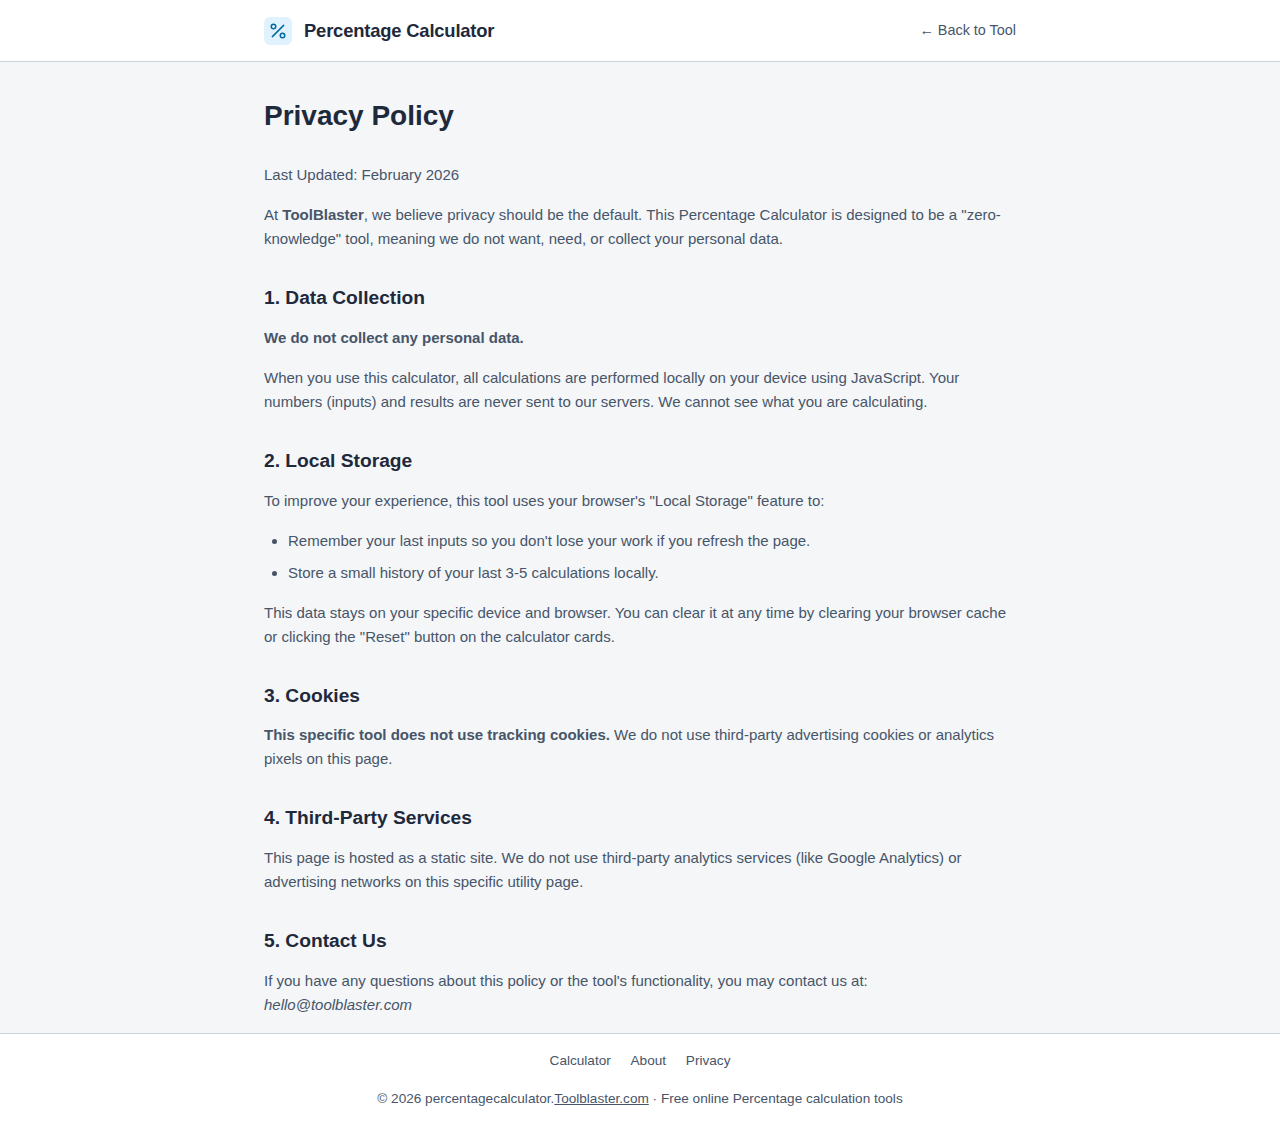
<file: pages/privacy.html>
<!DOCTYPE html>
<html lang="en">
<head>
<meta charset="UTF-8">
<meta name="viewport" content="width=device-width, initial-scale=1.0">
<meta name="description" content="Privacy Policy for ToolBlaster's Percentage Calculator. We prioritize your privacy with zero data collection and local-only processing.">
<title>Privacy Policy - Percentage Calculator | ToolBlaster</title>
<!-- BRANDING: Favicons (Relative Path from /pages/) -->
<link rel="apple-touch-icon" href="../favicon/apple-touch-icon.png">
<link rel="icon" type="image/png" sizes="96x96" href="../favicon/favicon-96x96.png">
<link rel="icon" type="image/png" sizes="48x48" href="../favicon/favicon-48x48.png">
<link rel="icon" type="image/png" sizes="32x32" href="../favicon/favicon-32x32.png">
<link rel="icon" type="image/png" sizes="16x16" href="../favicon/favicon-16x16.png">
<link rel="manifest" href="../favicon/site.webmanifest">
<style>
  :root {
    --bg-body: #f4f6f8;
    --bg-card: #ffffff;
    --text-main: #1e293b;
    --text-muted: #475569;
    --border: #cbd5e1;
    --primary: #0369a1;
    --primary-bg: #e0f2fe;
    --radius: 6px;
    --font-sans: -apple-system, BlinkMacSystemFont, 'Segoe UI', Roboto, Helvetica, Arial, sans-serif;
  }
  
  *, *::before, *::after { box-sizing: border-box; margin: 0; padding: 0; }
  
  body { 
    font-family: var(--font-sans); 
    background: var(--bg-body); 
    color: var(--text-main); 
    line-height: 1.6; 
    font-size: 15px; 
    display: flex; 
    flex-direction: column; 
    min-height: 100vh; 
  }

  .container { max-width: 800px; margin: 0 auto; padding: 0 1.5rem; }

  /* Header */
  header { background: var(--bg-card); border-bottom: 1px solid var(--border); padding: 1rem 0; margin-bottom: 2rem; }
  .brand-wrapper { display: flex; align-items: center; gap: 0.75rem; text-decoration: none; color: inherit; }
  .brand-icon { width: 28px; height: 28px; color: var(--primary); background: var(--primary-bg); padding: 5px; border-radius: 6px; }
  header h1 { font-size: 1.15rem; font-weight: 700; color: var(--text-main); letter-spacing: -0.01em; margin: 0; }
  .nav-link { font-size: 0.9rem; color: var(--text-muted); text-decoration: none; margin-left: auto; display: flex; align-items: center; gap: 0.25rem; }
  .nav-link:hover { color: var(--primary); }

  /* Content */
  main { flex: 1; padding-bottom: 3rem; }
  h1.page-title { font-size: 1.75rem; font-weight: 700; margin-bottom: 1.5rem; color: var(--text-main); }
  h2 { font-size: 1.2rem; font-weight: 600; margin-top: 2rem; margin-bottom: 0.75rem; color: var(--text-main); }
  p { margin-bottom: 1rem; color: var(--text-muted); }
  ul { margin-bottom: 1rem; padding-left: 1.5rem; color: var(--text-muted); }
  li { margin-bottom: 0.5rem; }

  /* Footer */
  footer { border-top: 1px solid var(--border); background: #fff; padding: 1rem 0; margin-top: auto; text-align: center; font-size: 0.85rem; color: var(--text-muted); }
  .footer-nav { margin-bottom: 1rem; }
  .footer-nav a { margin: 0 0.5rem; color: var(--text-muted); text-decoration: none; }
  .footer-nav a:hover { color: var(--primary); text-decoration: underline; }
</style>
</head>
<body>

<header>
  <div class="container" style="display:flex; align-items:center;">
    <!-- UPDATED: Clean root URL -->
    <a href="/" class="brand-wrapper">
      <svg class="brand-icon" xmlns="http://www.w3.org/2000/svg" viewBox="0 0 24 24" fill="none" stroke="currentColor" stroke-width="2" stroke-linecap="round" stroke-linejoin="round">
        <path d="M19.5 4.5l-15 15m0 0h.01M19.5 4.5h.01M6 9a3 3 0 110-6 3 3 0 010 6zm12 12a3 3 0 110-6 3 3 0 010 6z" />
      </svg>
      <h1>Percentage Calculator</h1>
    </a>
    <a href="/" class="nav-link">&larr; Back to Tool</a>
  </div>
</header>

<main class="container">
  <h1 class="page-title">Privacy Policy</h1>
  
  <p>Last Updated: February 2026</p>
  <p>At <strong>ToolBlaster</strong>, we believe privacy should be the default. This Percentage Calculator is designed to be a "zero-knowledge" tool, meaning we do not want, need, or collect your personal data.</p>

  <h2>1. Data Collection</h2>
  <p><strong>We do not collect any personal data.</strong></p>
  <p>When you use this calculator, all calculations are performed locally on your device using JavaScript. Your numbers (inputs) and results are never sent to our servers. We cannot see what you are calculating.</p>

  <h2>2. Local Storage</h2>
  <p>To improve your experience, this tool uses your browser's "Local Storage" feature to:</p>
  <ul>
    <li>Remember your last inputs so you don't lose your work if you refresh the page.</li>
    <li>Store a small history of your last 3-5 calculations locally.</li>
  </ul>
  <p>This data stays on your specific device and browser. You can clear it at any time by clearing your browser cache or clicking the "Reset" button on the calculator cards.</p>

  <h2>3. Cookies</h2>
  <p><strong>This specific tool does not use tracking cookies.</strong> We do not use third-party advertising cookies or analytics pixels on this page.</p>

  <h2>4. Third-Party Services</h2>
  <p>This page is hosted as a static site. We do not use third-party analytics services (like Google Analytics) or advertising networks on this specific utility page.</p>

  <h2>5. Contact Us</h2>
  <p>If you have any questions about this policy or the tool's functionality, you may contact us at: <br><em>hello@toolblaster.com</em></p>

</main>

<footer>
  <div class="container">
    <div class="footer-nav">
      <!-- UPDATED: Clean root URL -->
      <a href="/">Calculator</a>
      <a href="about.html">About</a>
      <a href="privacy.html">Privacy</a>
    </div>
    <p>&copy; 2026 percentagecalculator.<a href="https://toolblaster.com" style="color: inherit;">Toolblaster.com</a> &middot; Free online Percentage calculation tools</p>
  </div>
</footer>

</body>
</html>
</file>
<file: css/site.css>
/* GLOBAL SITE STYLES
   Extracted from Evergreen v1.6
   Standardized for all pages.
*/

/* 1️⃣ Reset + Base Styles */
*, *::before, *::after { box-sizing: border-box; margin: 0; padding: 0; }

html {
  font-family: 'Inter', system-ui, -apple-system, BlinkMacSystemFont, 'Segoe UI', Roboto, Helvetica, Arial, sans-serif;
  font-synthesis-weight: none;
  -webkit-font-smoothing: antialiased;
}

img, svg {
  max-width: 100%;
  height: auto;
  display: block;
}

body { 
  font-family: var(--font-sans); 
  background: var(--bg-body); 
  /* Subtle mesh gradient background */
  background-image: 
      radial-gradient(at 0% 0%, rgba(67, 56, 202, 0.03) 0px, transparent 50%),
      radial-gradient(at 100% 0%, rgba(3, 105, 161, 0.03) 0px, transparent 50%);
  background-attachment: fixed;
  color: var(--text-main); 
  line-height: 1.4; /* Tighter line height */
  font-size: 13px; /* Slightly smaller base font */
  display: flex; 
  flex-direction: column; 
  min-height: 100vh; 
}

/* 2️⃣ Font System & 3️⃣ :root Variables */
:root {
  --bg-body: #f8fafc; /* Lighter, cleaner slate background */
  --bg-card: rgba(255, 255, 255, 0.9); /* Glassy card bg */
  --text-main: #0f172a; /* Slate 900 - Darker, sharper text */
  --text-muted: #334155; /* Slate 700 - WCAG Compliant (4.5:1+ against #f8fafc) */
  --border: #cbd5e1; /* Slate 300 - Slightly darker border for better visibility */
  
  /* MODERN SAAS PURPLE/INDIGO THEME - HIGH CONTRAST */
  --primary: #4338ca; /* Indigo 700 - Darker for better contrast against light bg */
  --primary-hover: #3730a3; /* Indigo 800 */
  --primary-bg: #e0e7ff; /* Indigo 100 - Slightly darker bg for better contrast with text */
  --primary-light: #6366f1; /* Indigo 500 */
  
  --radius: 12px; /* Slightly reduced radius for tighter look */
  --font-sans: 'Inter', -apple-system, BlinkMacSystemFont, 'Segoe UI', Roboto, Helvetica, Arial, sans-serif;

  /* VISUAL ACCENTS: Pastel/Muted Palette (400s) - Easy on eyes */
  --accent-1: #818cf8; /* Indigo 400 */
  --accent-2: #38bdf8; /* Sky 400 */
  --accent-3: #a78bfa; /* Violet 400 */
  --accent-4: #34d399; /* Emerald 400 */
  --accent-5: #fbbf24; /* Amber 400 */
  --accent-6: #f472b6; /* Pink 400 */
  
  /* SHADOWS */
  --shadow-sm: 0 1px 2px 0 rgb(0 0 0 / 0.05);
  --shadow-md: 0 4px 6px -1px rgb(0 0 0 / 0.1), 0 2px 4px -2px rgb(0 0 0 / 0.1);
  --shadow-lg: 0 10px 15px -3px rgb(0 0 0 / 0.1), 0 4px 6px -4px rgb(0 0 0 / 0.1);
  --shadow-glow: 0 0 20px rgba(67, 56, 202, 0.15);
}

/* 4️⃣ Layout Utilities */
.container { 
  max-width: 1140px; 
  margin: 0 auto; 
  padding: 0 1rem; /* Reduced padding */
}

main { padding-bottom: 1.5rem; flex: 1; }

/* Grid Layout (Reused in homepage, available for others) */
.grid { 
  display: grid; 
  grid-template-columns: 1fr; 
  gap: 0.75rem; /* Tighter gap */
  min-height: 480px; /* Reduced reserved height */
  align-items: start; 
}
@media (min-width: 640px) { 
  .grid { grid-template-columns: 1fr 1fr; } 
}
@media (min-width: 1024px) { 
  .grid { grid-template-columns: repeat(3, 1fr); } 
}

/* 5️⃣ Shared Components */

/* Breadcrumbs */
.breadcrumb {
  font-size: 0.75rem; /* Smaller font */
  color: var(--text-muted);
  margin-bottom: 0.5rem; /* Reduced margin */
  display: flex;
  align-items: center;
  gap: 0.4rem;
}
.breadcrumb a {
  color: var(--text-muted);
  text-decoration: none;
  transition: color 0.2s;
}
.breadcrumb a:hover {
  color: var(--primary);
  text-decoration: underline;
}
.breadcrumb span {
  color: var(--text-main);
  font-weight: 500;
}
.breadcrumb .separator {
  color: #64748b; /* Slate 500 - Visible separator */
  font-size: 0.8em;
}

/* Ad Placeholder Styles (CLS Safe) */
.ad-slot {
  width: 100%;
  max-width: 1140px;
  display: none; 
  min-height: 80px; /* Reduced min-height */
  overflow: hidden; 
  background: transparent;
  border: none;
  border-radius: var(--radius);
  align-items: center;
  justify-content: center;
  color: var(--text-muted); 
  font-size: 0.8rem;
}
.ad-slot.top { margin-bottom: 0; }
.ad-slot.bottom { margin-top: 0.5rem; }

/* Header Styling */
header { 
  background: rgba(255, 255, 255, 0.95); /* More opaque for contrast */
  backdrop-filter: blur(12px);
  -webkit-backdrop-filter: blur(12px);
  border-bottom: 1px solid rgba(0, 0, 0, 0.08); /* Slightly darker border */
  padding: 0.5rem 0; /* Minimized padding */
  margin-bottom: 0.75rem; /* Reduced margin */
  margin-top: 0;
  box-shadow: var(--shadow-sm);
  position: relative;
  z-index: 1;
}

/* Updated Header Layout: Flex Row for Logo */
.header-top-row {
  display: flex;
  justify-content: space-between;
  align-items: center;
  margin-bottom: 0.2rem;
}

/* Logo + H1 Combined */
.brand-wrapper {
  display: flex;
  align-items: center;
  gap: 0.6rem;
}
.brand-icon {
  width: 32px; /* Increased from 26px */
  height: 32px;
  color: white;
  /* Gradient Brand Icon - Higher contrast start/end */
  background: linear-gradient(135deg, var(--primary) 0%, var(--primary-light) 100%);
  padding: 6px; /* Increased padding slightly for larger icon */
  border-radius: 8px; /* Slightly larger radius */
  box-shadow: 0 2px 4px rgba(67, 56, 202, 0.25);
}
header h1 { 
  font-size: 1.25rem; /* Increased size to match larger icon visual weight */
  font-weight: 800; 
  letter-spacing: -0.02em;
  margin: 0;
  line-height: 1.1;
  /* Gradient Text - Darker colors */
  background: linear-gradient(to right, var(--text-main), #334155);
  -webkit-background-clip: text;
  -webkit-text-fill-color: transparent;
  background-clip: text;
}

/* Description under H1 */
.header-desc {
  font-size: 0.8rem; /* Smaller desc */
  color: var(--text-muted);
  max-width: 700px; 
  margin: 0;
  line-height: 1.3;
  font-weight: 500; /* Increased weight */
  margin-left: calc(32px + 0.6rem); 
}

/* Context Strip Styles (H2) */
.context-strip {
  font-size: 0.8rem;
  font-weight: 600; /* Medium-Bold (Semi-Bold) */
  color: var(--text-muted);
  padding: 6px 0 10px 0;
  border-bottom: 1px solid var(--border);
  margin: 0 0 10px 0; /* Reset H2 default margins */
  text-align: center; /* Centered Text */
}

/* Footer Styling */
footer { 
  border-top: 1px solid var(--border); 
  margin-top: auto; 
  background: #fff;
  /* CLS FIX: Prevent footer from collapsing/jumping before content loads */
  min-height: 400px;
  contain: content;
}
/* Adjusted top padding to separate from content above */
footer .container { padding-top: 1.5rem; padding-bottom: 1.5rem; }

/* Footer Bottom Section */
.footer-bottom-section {
  background-color: #f8fafc; 
  border-top: 1px solid var(--border);
  padding: 1.5rem 0; /* Reduced padding */
  width: 100%;
  margin-top: 0;
}

/* Evergreen Note */
.evergreen-note {
  font-size: 0.75rem;
  color: var(--text-muted);
  text-align: center;
  margin-bottom: 6px;
}

/* Trust Bar */
.trust-bar {
  font-size: 0.75rem;
  color: var(--text-muted);
  margin-top: 0.5rem;
  margin-bottom: 0.5rem;
  text-align: center;
  font-weight: 500;
  opacity: 0.9;
}

/* Knowledge Strip Styles */
.knowledge-strip {
  padding: 1.5rem 0;
  border-top: 1px solid var(--border);
  border-bottom: 1px solid var(--border);
  background: linear-gradient(to right, #f8fafc, #f1f5f9, #f8fafc);
  margin-bottom: 2rem;
  text-align: center;
}
.knowledge-strip h2 {
  font-size: 1rem; 
  font-weight: 700;
  color: var(--text-main);
  margin-bottom: 0.5rem;
}
.knowledge-strip p {
  font-size: 0.85rem;
  color: var(--text-muted);
  margin-bottom: 0.75rem;
  max-width: 600px;
  margin-left: auto;
  margin-right: auto;
  line-height: 1.5;
}

/* Links */
.text-link {
  color: var(--primary);
  text-decoration: none;
  font-weight: 600;
  font-size: 0.85rem;
  padding-bottom: 1px;
  border-bottom: 2px solid transparent;
  transition: border-color 0.2s;
}
.text-link:hover { text-decoration: none; border-bottom-color: var(--primary-light); }

/* Internal links styling in SEO text */
.seo-link { 
  color: var(--text-main); 
  text-decoration: underline; 
  text-decoration-color: var(--primary-light); 
  text-decoration-thickness: 2px;
  text-underline-offset: 2px;
}
.seo-link:hover { color: var(--primary); background: var(--primary-bg); }

/* Educational Formulas Section */
.formulas-section {
  margin: 1.5rem auto;
  padding: 1.25rem;
  max-width: 1000px;
  background: #fff;
  border-radius: 12px;
  border: 1px solid var(--border);
  box-shadow: var(--shadow-sm);
}
.formulas-section h2 {
  text-align: center;
  font-size: 1.1rem;
  font-weight: 700;
  color: var(--text-main);
  margin-bottom: 1rem;
}
.formula-grid {
  display: grid;
  grid-template-columns: 1fr;
  gap: 1rem;
}
@media (min-width: 768px) {
  .formula-grid { grid-template-columns: 1fr 1fr; }
}
.formula-item {
  background: #f8fafc;
  padding: 1rem;
  border-radius: 10px;
  border: 1px solid var(--border);
}
.formula-item h3 {
  font-size: 0.9rem;
  font-weight: 700;
  color: var(--primary);
  margin-bottom: 0.35rem;
}
.formula-item p {
  font-size: 0.8rem;
  color: var(--text-muted);
  margin-bottom: 0.5rem;
  line-height: 1.4;
}
.formula-box {
  background: #fff;
  padding: 0.5rem;
  border-radius: 6px;
  border: 1px solid var(--border);
  margin-top: 0.35rem;
  font-size: 0.75rem;
  line-height: 1.5;
  color: var(--text-main);
  font-family: monospace;
  display: block;
}

/* About Section */
.about-section {
  max-width: 900px;
  margin: 0 auto 2rem auto; 
  padding: 1.5rem;
  background: #fff;
  border-radius: 12px;
  border: 1px solid var(--border);
  text-align: center;
  box-shadow: var(--shadow-sm);
}
.about-section h2 {
  font-size: 1.1rem;
  font-weight: 800;
  color: var(--text-main);
  margin-bottom: 0.5rem; 
}
.about-section p {
  font-size: 0.85rem;
  color: var(--text-muted);
  line-height: 1.5;
  margin-bottom: 0.75rem;
}

.instant-note {
  font-weight: 600;
  color: var(--primary);
  font-size: 0.9rem;
  margin-bottom: 0.75rem;
  display: block;
}

.feature-title {
  font-weight: 700;
  color: var(--text-main);
  margin-top: 1rem;
  margin-bottom: 0.5rem;
  font-size: 0.9rem;
}
.feature-list {
  display: grid;
  grid-template-columns: 1fr;
  gap: 0.35rem 0.75rem;
  text-align: left;
  max-width: 420px;
  margin: 0 auto;
  padding: 0;
  list-style: none;
  font-size: 0.85rem;
  color: var(--text-muted);
}
.feature-list li {
  display: flex;
  align-items: center;
  padding: 0.15rem 0;
}
.feature-list li::before {
  content: "•";
  color: var(--primary);
  margin-right: 0.5rem;
  font-size: 1.2em;
  line-height: 1;
}
@media (min-width: 640px) {
  .feature-list { grid-template-columns: 1fr 1fr; }
}

/* FAQ Section */
.faq-section {
  margin-bottom: 2rem;
  max-width: 900px; 
  margin-left: auto;
  margin-right: auto;
  border-top: 1px solid var(--border);
  padding-top: 2rem;
}
.faq-section h2 { font-size: 1.1rem; font-weight: 800; color: var(--text-main); margin-bottom: 1rem; padding-bottom: 0.5rem; }
.faq-item { margin-bottom: 1rem; }
.faq-item h3 { font-size: 0.9rem; font-weight: 700; color: var(--text-main); margin-bottom: 0.35rem; }
.faq-item p { font-size: 0.85rem; line-height: 1.5; color: var(--text-muted); margin: 0; }

/* Shared Button Style (Used in Footer) */
.share-btn {
  display: flex;
  align-items: center;
  gap: 6px;
  background: white;
  border: 1px solid var(--border);
  color: var(--text-main);
  padding: 0 14px; /* Reduced padding */
  border-radius: 20px; /* Pill shape */
  font-size: 0.75rem; 
  font-weight: 600;
  cursor: pointer;
  transition: all 0.2s cubic-bezier(0.4, 0, 0.2, 1);
  height: 32px; /* Reduced height */
  margin: 0 auto;
  box-shadow: var(--shadow-sm);
}
.share-btn:hover {
  background: linear-gradient(135deg, var(--primary) 0%, var(--primary-light) 100%);
  color: white;
  border-color: transparent;
  transform: translateY(-1px);
  box-shadow: 0 4px 12px rgba(67, 56, 202, 0.25);
}
.share-btn:active { transform: translateY(0); }
.share-btn svg { width: 13px; height: 13px; }

.footer-links {
  display: flex;
  flex-direction: column;
  align-items: center;
  gap: 0.75rem;
  margin-bottom: 1.5rem;
  font-size: 0.85rem;
}
.affiliate-link { color: var(--text-muted); }
.affiliate-link a { color: var(--text-muted); text-decoration: underline; }

footer p.copyright { text-align: center; font-size: 0.75rem; color: var(--text-muted); }
</file>
